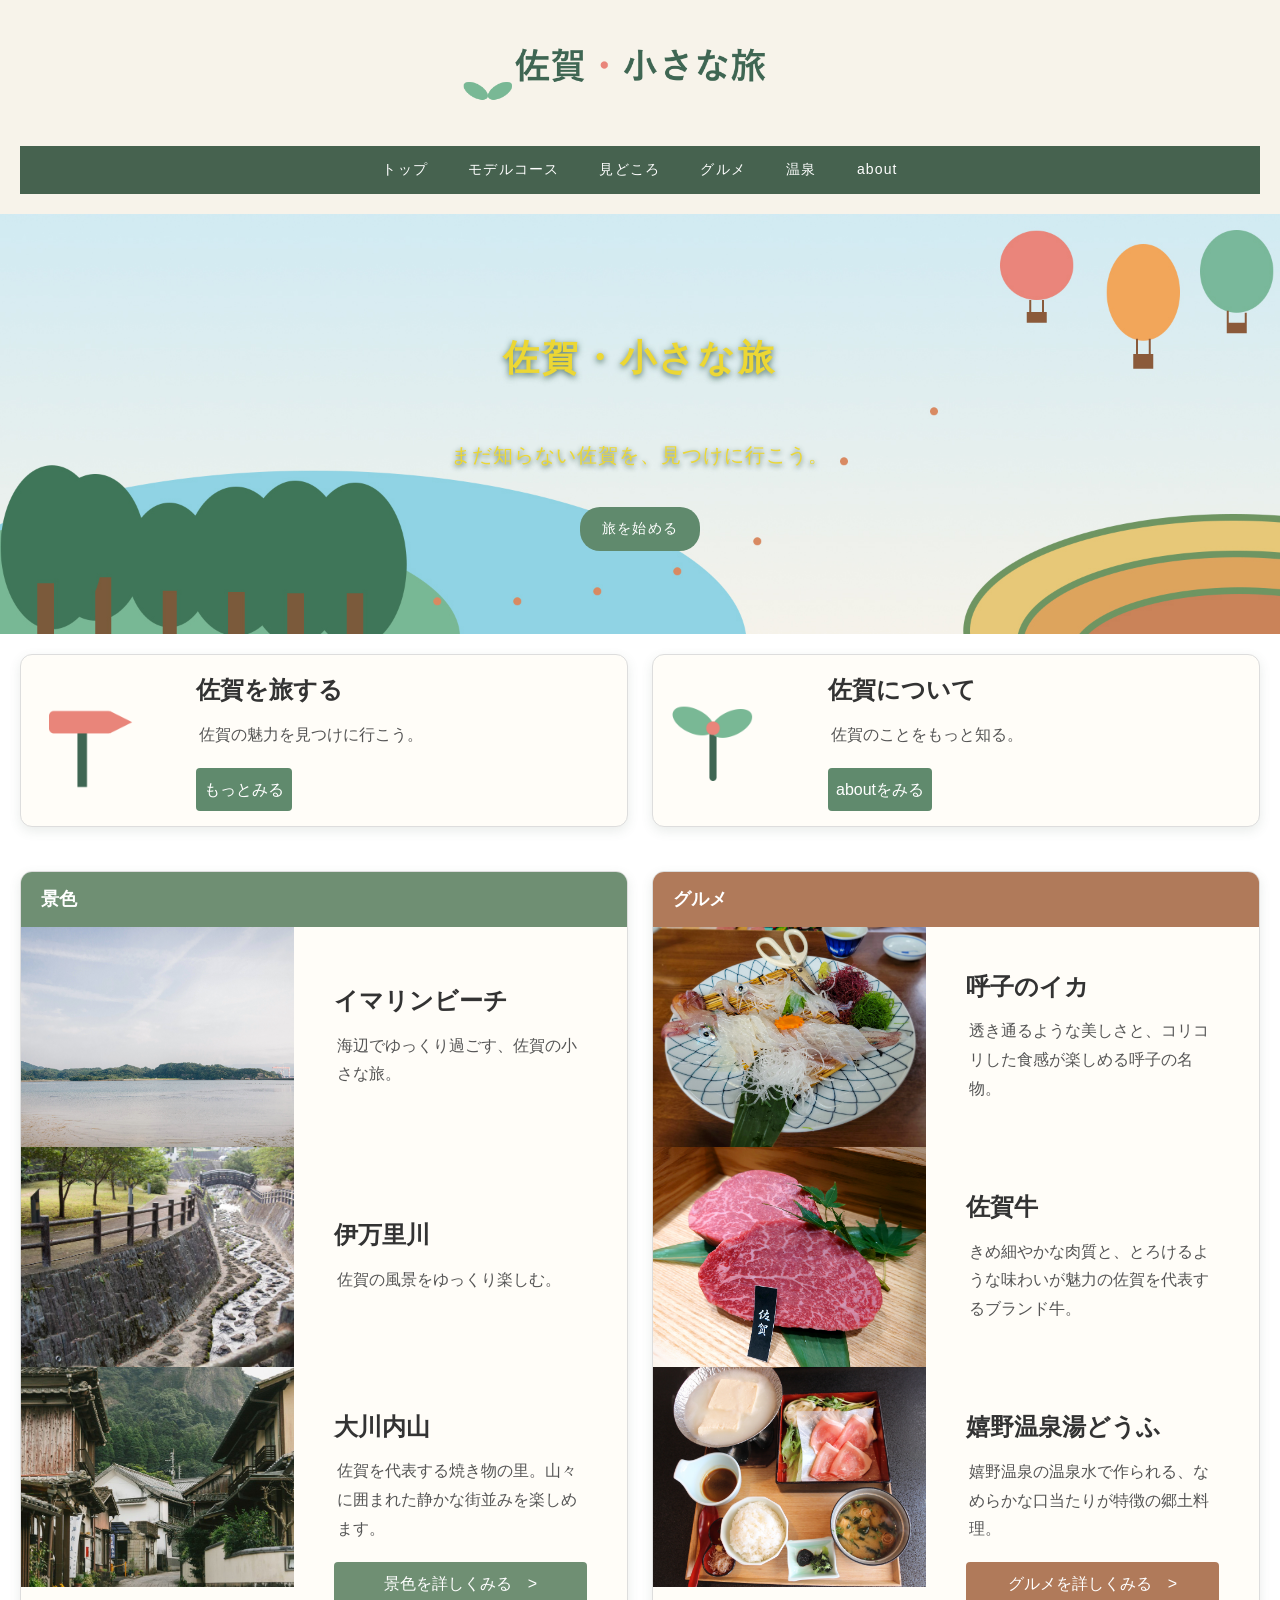
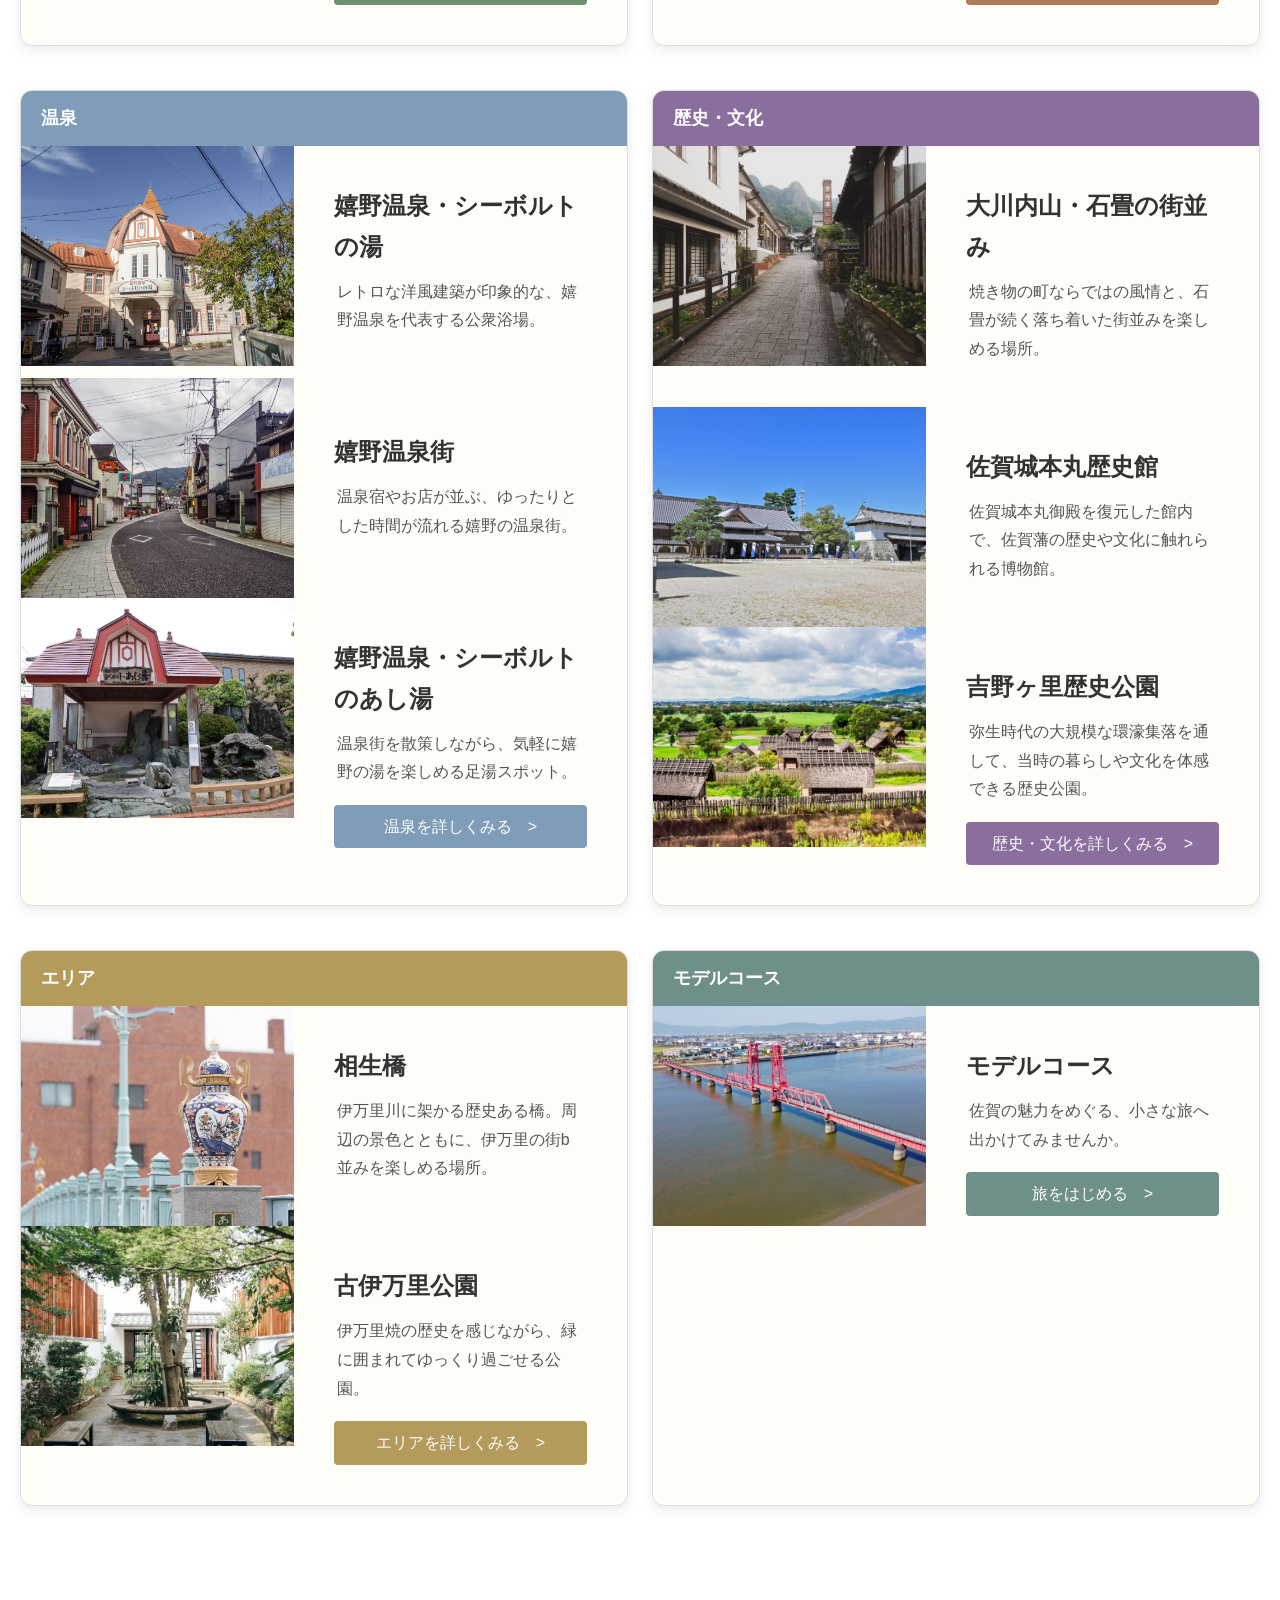
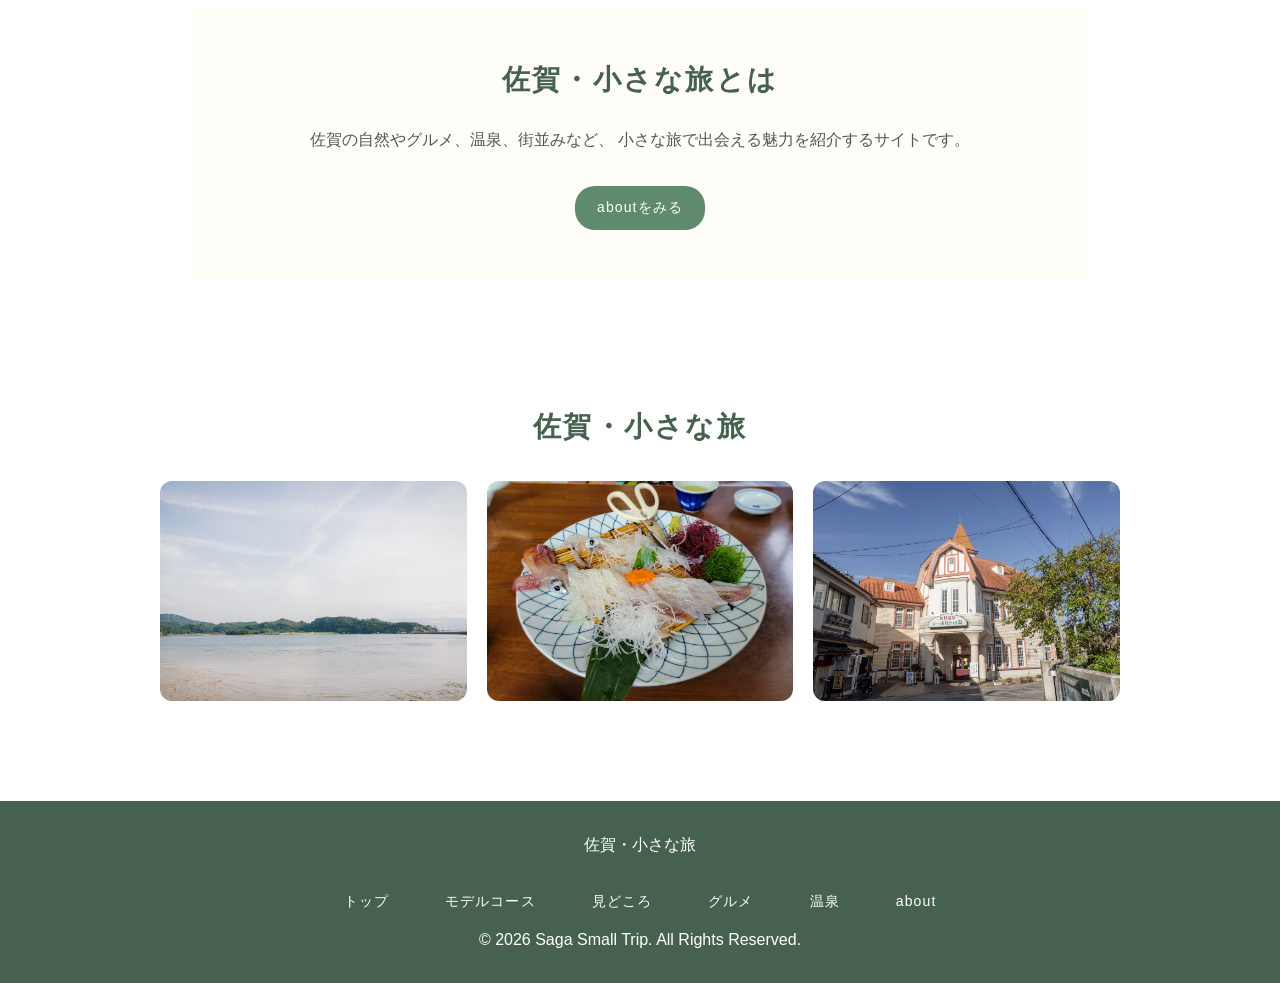
<file: index.html>
<!DOCTYPE html>
    <html lang="ja">
        
        <head>
            <meta charset="UTF-8">
            <meta name="viewport" content="width=device-width, initial-scale=1.0">
            <meta name="description" content="佐賀県の自然や風景、グルメ、温泉、歴史・文化などの魅力を紹介するポートフォリオサイトです。">
            <title>佐賀・小さな旅</title>
            <link rel="icon" type="image/png" sizes="512x512" href="images/favicon.PNG">
            <link rel="stylesheet" href="css/style.css">
            <meta property="og:title" content="佐賀・小さな旅">
            <meta property="og:description" content="佐賀の自然・文化・グルメ・温泉を紹介する観光Webサイト">
            <meta property="og:type" content="website">
            <meta property="og:image" content="images/saga-small-trip-ogp.JPG">
            <meta name="twitter:card" content="summary_large_image">
        </head>

        <body>

            <header class="site-header">
                <p class="site-title">
                    <a href="index.html">
                        <img src="images/saga-title-logo.PNG" alt="佐賀・小さな旅">
                    </a>
                </p>

                <button class="menu-toggle"
                        type="button"
                        aria-label="メニューを開く"
                        aria-controls="site-nav"
                        aria-expanded="false">
                    <span></span>
                    <span></span>
                    <span></span>
                </button>
                <nav class="site-nav" id="site-nav" aria-label="メインナビゲーション">
                    <a href="index.html" aria-current="page">トップ</a>
                    <a href="course.html">モデルコース</a>
                    <a href="spots.html">見どころ</a>
                    <a href="gourmet.html">グルメ</a>
                    <a href="onsen.html">温泉</a>
                    <a href="about.html">about</a>
                </nav>
            </header>

            <main>

                <section class="hero">
                    <h1>佐賀・小さな旅</h1>
                    <p>まだ知らない佐賀を、見つけに行こう。</p>
                    <a href="course.html">旅を始める</a>
                </section>

                <section class="tiles scroll-reveal">

                    <article class="tile tile-with-icon">
                        <img class="tile-icon" src="images/icon-course.PNG" alt="">
                        
                        <div>
                            <h2>佐賀を旅する</h2>
                            <p>佐賀の魅力を見つけに行こう。</p>
                            <a href="course.html">もっとみる</a>
                        </div>
                    </article>

                    <article class="tile tile-with-icon">
                        <img class="tile-icon" src="images/icon-about.PNG" alt="">

                        <div>
                            <h2>佐賀について</h2>
                            <p>佐賀のことをもっと知る。</p>
                            <a href="about.html">aboutをみる</a>
                        </div>
                    </article>

                    <article class="tile">
                        <div class="tile-category scenery">景色</div>

                            <div class="tile-item">
                                <img src="images/imarin-beach-edit.JPG" alt="イマリンビーチ">

                                <div class="tile-text">
                                    <h2>イマリンビーチ</h2>
                                    <p>海辺でゆっくり過ごす、佐賀の小さな旅。</p>
                                </div>
                            </div>
                            
                            <div class="tile-item">
                                <img src="images/imari-river.JPG" alt="伊万里川">
                                                        
                                <div class="tile-text">
                                    <h2>伊万里川</h2>
                                    <p>佐賀の風景をゆっくり楽しむ。</p>
                                </div>
                            </div>
                            
                            <div class="tile-item">
                                <img src="images/okawachiyama.JPG" alt="大川内山">
                            
                                <div class="tile-text">
                                    <h2>大川内山</h2>
                                    <p>佐賀を代表する焼き物の里。山々に囲まれた静かな街並みを楽しめます。</p>
                                    <a href="spots.html" class="more-button scenery">景色を詳しくみる　></a>
                                </div>
                            </div>
                    </article>

                    <article class="tile">
                        <div class="tile-category gourmet">グルメ</div>

                        <div class="tile-item">
                            <img src="images/yobuko-squid-edit.JPG" alt="呼子のイカ">
                            
                            <div class="tile-text">
                                <h2>呼子のイカ</h2>
                                <p>透き通るような美しさと、コリコリした食感が楽しめる呼子の名物。</p>
                            </div>
                        </div>
                        
                        <div class="tile-item">
                            <img src="images/saga-beef.JPG" alt="佐賀牛">
                        
                            <div class="tile-text">
                                <h2>佐賀牛</h2>
                                <p>きめ細やかな肉質と、とろけるような味わいが魅力の佐賀を代表するブランド牛。</p>
                        </div>
                        </div>

                        <div class="tile-item">
                            <img src="images/ureshino-onsen-yudofu.JPG" alt="嬉野温泉湯どうふ">
                        
                            <div class="tile-text">
                                <h2>嬉野温泉湯どうふ</h2>
                            <p>嬉野温泉の温泉水で作られる、なめらかな口当たりが特徴の郷土料理。</p>
                                <a href="gourmet.html" class="more-button gourmet">グルメを詳しくみる　></a>
                            </div>
                        </div>
                    </article>

                    <article class="tile">
                        <div class="tile-category onsen">温泉</div>

                        <div class="tile-item">
                            <img src="images/ureshino-siebold-bath-edit.JPG" alt="嬉野温泉・シーボルトの湯">

                            <div class="tile-text">
                                <h2>嬉野温泉・シーボルトの湯</h2>
                                <p>レトロな洋風建築が印象的な、嬉野温泉を代表する公衆浴場。</p>
                            </div>
                        </div>
                        
                        <div class="tile-item">
                            <img src="images/ureshino-onsen-street.JPG" alt="嬉野温泉街">

                            <div class="tile-text">
                                <h2>嬉野温泉街</h2>
                                <p>温泉宿やお店が並ぶ、ゆったりとした時間が流れる嬉野の温泉街。</p>
                            </div>
                        </div>

                        <div class="tile-item">
                            <img src="images/ureshino-siebold-footbath.JPG" alt="嬉野温泉・シーボルトのあし湯">

                            <div class="tile-text">
                                <h2>嬉野温泉・シーボルトのあし湯</h2>
                                <p>温泉街を散策しながら、気軽に嬉野の湯を楽しめる足湯スポット。</p>
                                <a href="onsen.html" class="more-button onsen">温泉を詳しくみる　></a>
                            </div>
                        </div>
                    </article>

                    <article class="tile">
                        <div class="tile-category history">歴史・文化</div>

                        <div class="tile-item">
                            <img src="images/okawachiyama-street.JPG" alt="大川内山・石畳の街並み">

                            <div class="tile-text">
                                <h2>大川内山・石畳の街並み</h2>
                                <p>焼き物の町ならではの風情と、石畳が続く落ち着いた街並みを楽しめる場所。</p>
                            </div>
                        </div>

                        <div class="tile-item">
                            <img src="images/saga-castle-honmaru-history-museum.JPG" alt="佐賀城本丸歴史館">

                            <div class="tile-text">
                                <h2>佐賀城本丸歴史館</h2>
                                <p>佐賀城本丸御殿を復元した館内で、佐賀藩の歴史や文化に触れられる博物館。</p>
                            </div>
                        </div>

                        <div class="tile-item">
                            <img src="images/yoshinogari-historical-park.JPG" alt="吉野ヶ里歴史公園">

                            <div class="tile-text">
                                <h2>吉野ヶ里歴史公園</h2>
                                <p>弥生時代の大規模な環濠集落を通して、当時の暮らしや文化を体感できる歴史公園。</p>
                                <a href="spots.html" class="more-button history">歴史・文化を詳しくみる　></a>
                            </div>
                        </div>
                    </article>

                    <article class="tile">
                        <div class="tile-category area">エリア</div>

                        <div class="tile-item">
                            <img src="images/aioi-bridge.JPG" alt="相生橋">

                            <div class="tile-text">
                                <h2>相生橋</h2>
                                <p>伊万里川に架かる歴史ある橋。周辺の景色とともに、伊万里の街b並みを楽しめる場所。</p>
                            </div>
                        </div>
                        
                        <div class="tile-item">
                            <img src="images/koimari-park.JPG" alt="古伊万里公園">

                            <div class="tile-text">
                                <h2>古伊万里公園</h2>
                                <p>伊万里焼の歴史を感じながら、緑に囲まれてゆっくり過ごせる公園。</p>
                                <a href="spots.html" class="more-button area">エリアを詳しくみる　></a>
                            </div>
                        </div>
                    </article>

                    <article class="tile">
                        <div class="tile-category course">モデルコース</div>

                        <div class="tile-item">
                            <img src="images/chikugo-river-lift-bridge.JPG" alt="モデルコース">

                            <div class="tile-text">
                                <h2>モデルコース</h2>
                                <p>佐賀の魅力をめぐる、小さな旅へ出かけてみませんか。</p>
                                <a href="course.html" class="more-button course">旅をはじめる　></a>
                            </div>
                        </div>
                    </article>
                </section>

                <section class="about">
                    <h2>佐賀・小さな旅とは</h2>
                    <p>佐賀の自然やグルメ、温泉、街並みなど、
                        小さな旅で出会える魅力を紹介するサイトです。
                    </p>
                    <a href="about.html">aboutをみる</a>
                </section>

                <section class="sns">
                    <h2>佐賀・小さな旅</h2>
                    <div class="sns-images">
                        <img src="images/imarin-beach-edit.JPG" alt="イマリンビーチ">
                        <img src="images/yobuko-squid-edit.JPG" alt="呼子のイカ">
                        <img src="images/ureshino-siebold-bath-edit.JPG" alt="嬉野温泉・シーボルトの湯">
                    </div>
                </section>

            </main>
            
            <footer>
                <p class="footer-logo">佐賀・小さな旅</p>

                <nav class="footer-nav" aria-label="フッターナビゲーション">
                    <a href="index.html" aria-current="page">トップ</a>
                    <a href="course.html">モデルコース</a>
                    <a href="spots.html">見どころ</a>
                    <a href="gourmet.html">グルメ</a>
                    <a href="onsen.html">温泉</a>
                    <a href="about.html">about</a>
                </nav>

                <p class="copyright">
                    &copy; 2026 Saga Small Trip. All Rights Reserved.
                </p>
            </footer>

            <button class="back-to-top"
                    type="button"
                    aria-label="ページ上部へ戻る">
                <span aria-hidden="true">↑</span>
            </button>
            <script src="js/script.js"></script>
        </body>
    </html>
</file>
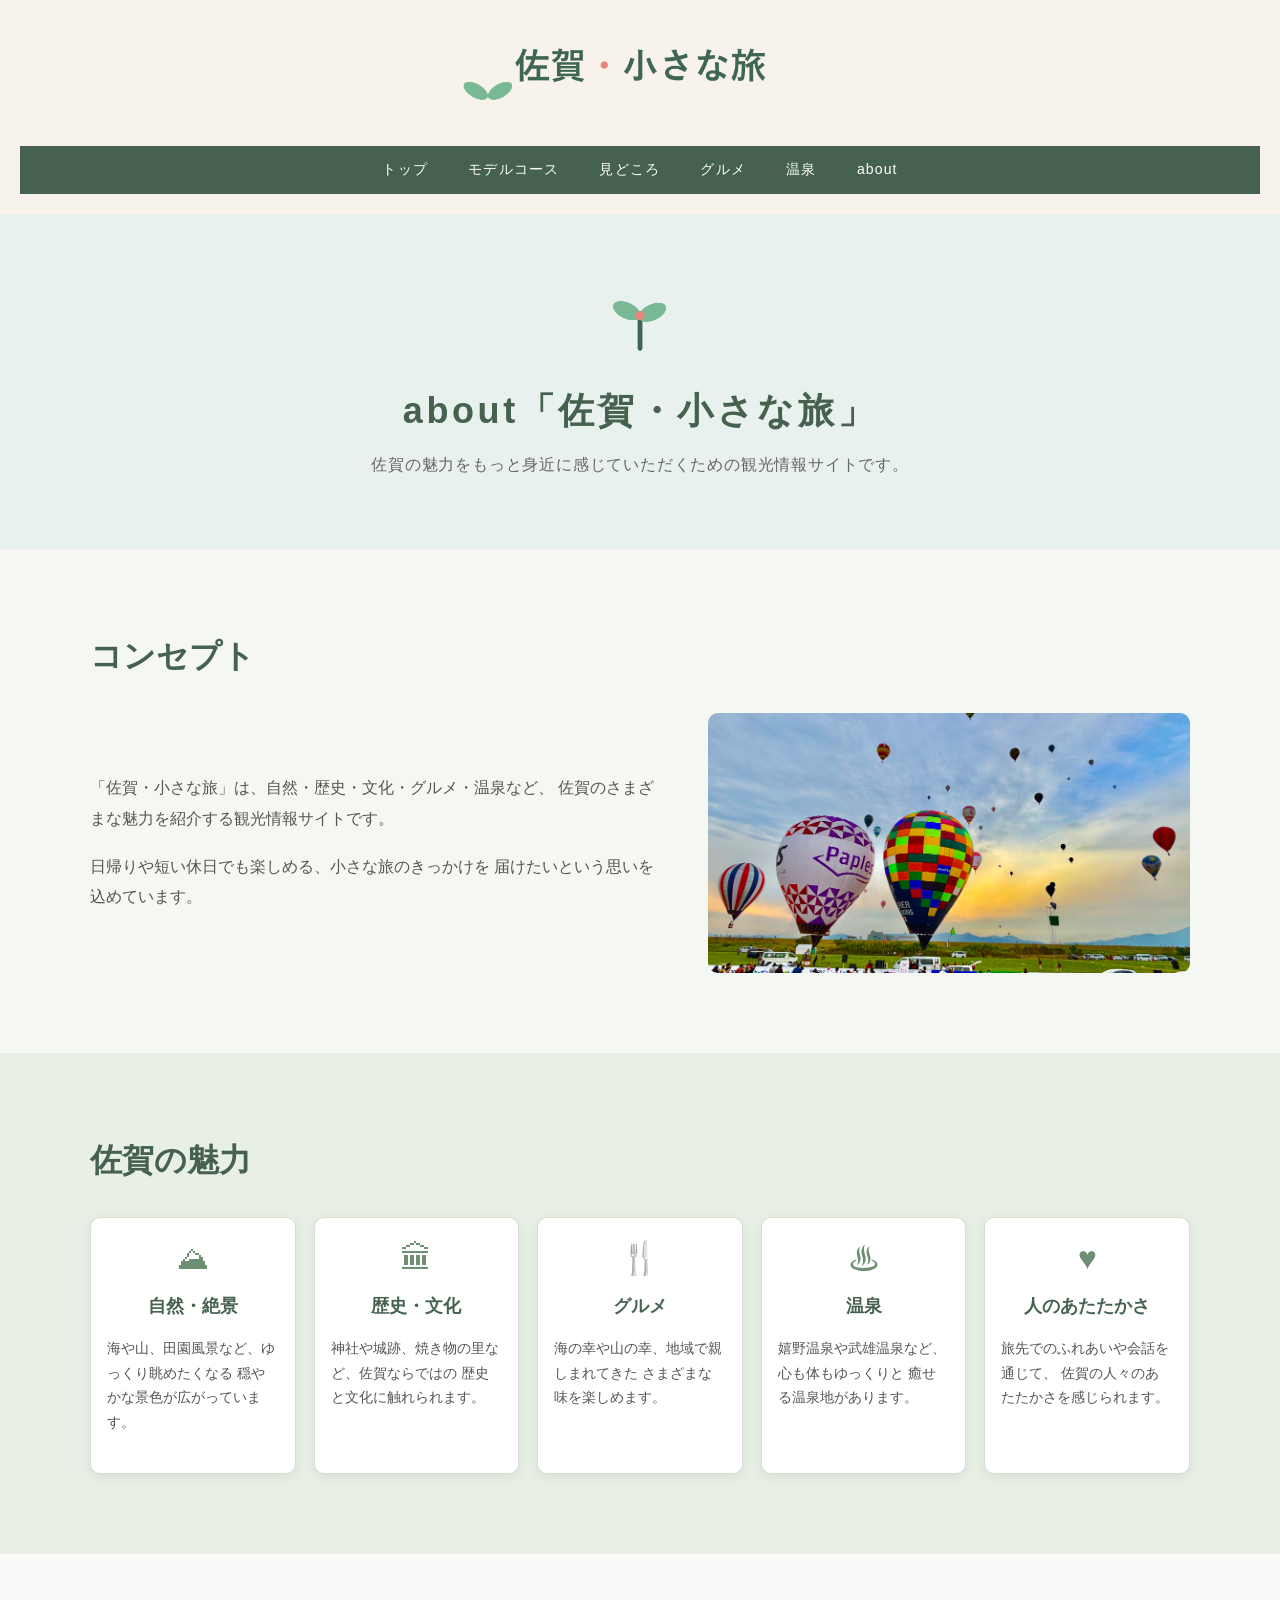
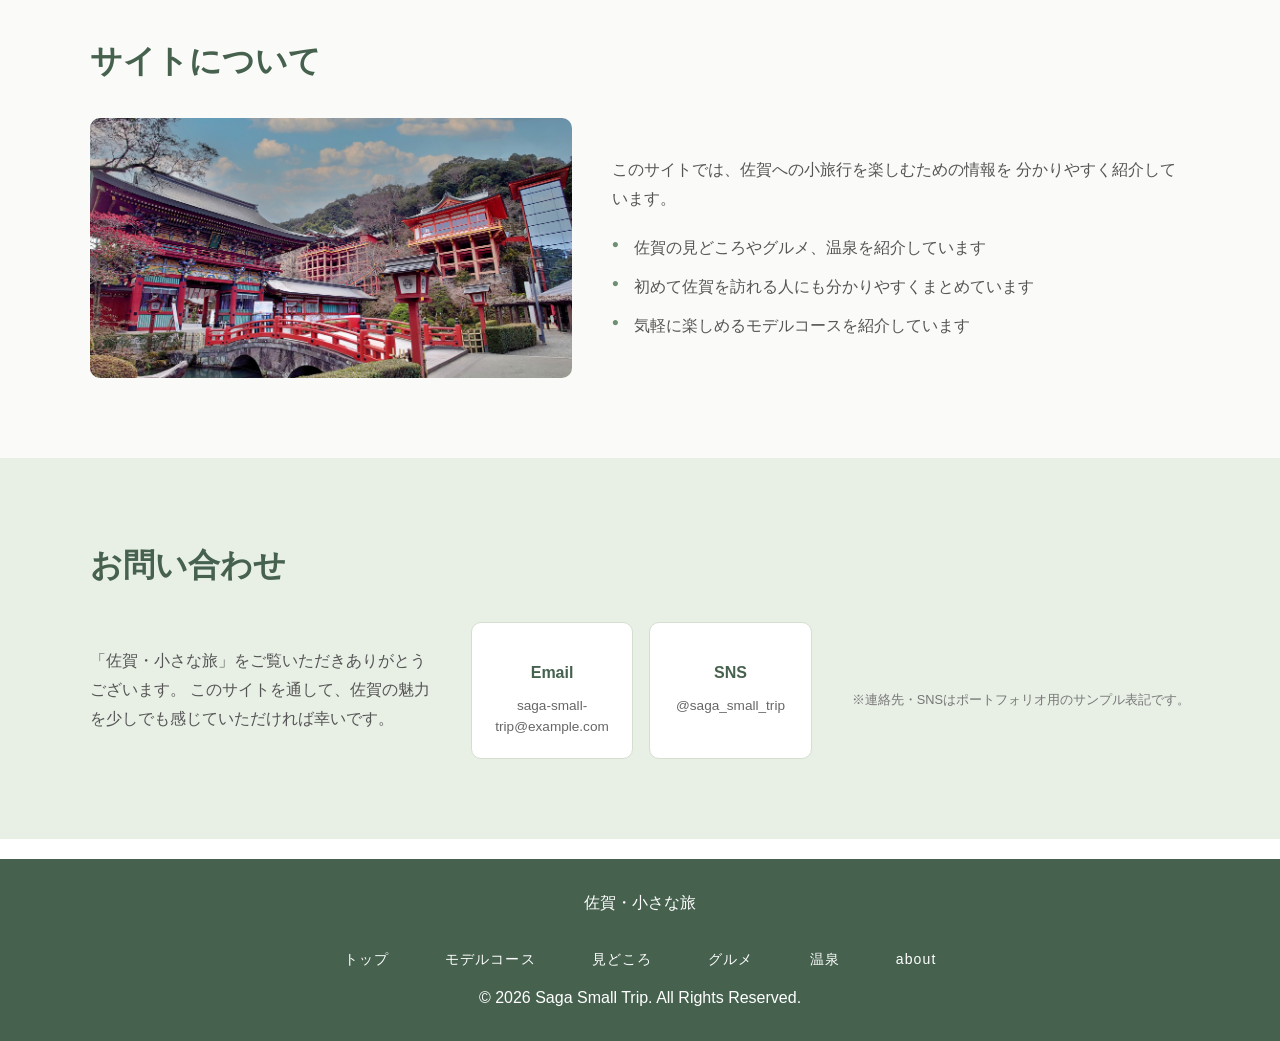
<file: about.html>
<!DOCTYPE html>
    <html lang="ja">

        <head>
            <meta charset="UTF-8">
            <meta name="viewport" content="width=device-width, initial-scale=1.0">
            <meta name="description" content="観光ポートフォリオサイト「佐賀・小さな旅」のコンセプト、佐賀の魅力、サイトの制作目的を紹介します。">
            <title>about | 佐賀・小さな旅</title>
            <link rel="stylesheet" href="css/style.css">
            <link rel="stylesheet" href="css/about.css">
            <link rel="icon" type="image/png" sizes="512x512" href="images/favicon.PNG">
            <meta property="og:title" content="佐賀・小さな旅">
            <meta property="og:description" content="佐賀の自然・文化・グルメ・温泉を紹介する観光Webサイト">
            <meta property="og:type" content="website">
            <meta property="og:image" content="images/saga-small-trip-ogp.JPG">
            <meta name="twitter:card" content="summary_large_image">
        </head>

        <body>

            <header class="site-header">
                <p class="site-title">
                    <a href="index.html">
                        <img src="images/saga-title-logo.PNG" alt="佐賀・小さな旅">
                    </a>
                </p>

                <button class="menu-toggle"
                        type="button"
                        aria-label="メニューを開く"
                        aria-controls="site-nav"
                        aria-expanded="false">
                    <span></span>
                    <span></span>
                    <span></span>
                </button>
                <nav class="site-nav" id="site-nav" aria-label="メインナビゲーション">
                    <a href="index.html">トップ</a>
                    <a href="course.html">モデルコース</a>
                    <a href="spots.html">見どころ</a>
                    <a href="gourmet.html">グルメ</a>
                    <a href="onsen.html">温泉</a>
                    <a href="about.html" aria-current="page">about</a>
                </nav>
            </header>

            <main>
                
                <section class="page-hero about-hero">
                    <div class="page-hero-text about-hero-text">
                        <img class="page-icon" src="images/icon-about.PNG" alt="">

                        <h1>about「佐賀・小さな旅」</h1>

                        <p>
                            佐賀の魅力をもっと身近に感じていただくための観光情報サイトです。
                        </p>
                    </div>
                </section>

                <section class="page-section about-concept scroll-reveal">
                    <h2>コンセプト</h2>

                    <div class="about-concept-content">
                        <div class="about-concept-text">
                            <p>
                                「佐賀・小さな旅」は、自然・歴史・文化・グルメ・温泉など、
                                佐賀のさまざまな魅力を紹介する観光情報サイトです。
                            </p>

                            <p>
                                日帰りや短い休日でも楽しめる、小さな旅のきっかけを
                                届けたいという思いを込めています。
                            </p>
                        </div>

                        <div class="about-concept-image">
                            <img src="images/saga-balloon.JPG" alt="佐賀の風景">
                        </div>
                    </div>
                </section>

                <section class="page-section about-features scroll-reveal">
                    <h2>佐賀の魅力</h2>

                    <div class="about-feature-list">
                        <article class="about-feature-card">
                            <div class="about-feature-icon" aria-hidden="true">
                                &#9968;
                            </div>

                            <h3>自然・絶景</h3>

                            <p>
                                海や山、田園風景など、ゆっくり眺めたくなる
                                穏やかな景色が広がっています。
                            </p>
                        </article>

                        <article class="about-feature-card">
                            <div class="about-feature-icon" aria-hidden="true">
                                &#127963;
                            </div>

                            <h3>歴史・文化</h3>

                            <p>
                                神社や城跡、焼き物の里など、佐賀ならではの
                                歴史と文化に触れられます。
                            </p>
                        </article>

                        <article class="about-feature-card">
                            <div class="about-feature-icon" aria-hidden="true">
                                &#127860;
                            </div>

                            <h3>グルメ</h3>

                            <p>
                                海の幸や山の幸、地域で親しまれてきた
                                さまざまな味を楽しめます。
                            </p>
                        </article>

                        <article class="about-feature-card">
                            <div class="about-feature-icon" aria-hidden="true">
                                &#9832;
                            </div>

                            <h3>温泉</h3>

                            <p>
                                嬉野温泉や武雄温泉など、心も体もゆっくりと
                                癒せる温泉地があります。
                            </p>
                        </article>

                        <article class="about-feature-card">
                            <div class="about-feature-icon" aria-hidden="true">
                                &#9829;
                            </div>

                            <h3>人のあたたかさ</h3>

                            <p>
                                旅先でのふれあいや会話を通じて、
                                佐賀の人々のあたたかさを感じられます。
                            </p>
                        </article>
                    </div>
                </section>

                <section class="page-section about-site scroll-reveal">
                    <h2>サイトについて</h2>

                    <div class="about-site-content">
                        <div class="about-site-image">
                            <img src="images/yutoku-inari-shrine.JPG" alt="佐賀の観光風景">
                        </div>

                        <div class="about-site-text">
                            <p>
                                このサイトでは、佐賀への小旅行を楽しむための情報を
                                分かりやすく紹介しています。
                            </p>

                            <ul class="about-site-list">
                                <li>佐賀の見どころやグルメ、温泉を紹介しています</li>
                                <li>初めて佐賀を訪れる人にも分かりやすくまとめています</li>
                                <li>気軽に楽しめるモデルコースを紹介しています</li>
                            </ul>
                        </div>
                    </div>
                </section>

                <section class="page-section about-contact scroll-reveal">
                    <h2>お問い合わせ</h2>

                    <div class="about-contact-content">
                        <div class="about-contact-text">
                            <p>
                                「佐賀・小さな旅」をご覧いただきありがとうございます。
                                このサイトを通して、佐賀の魅力を少しでも感じていただければ幸いです。
                            </p>
                        </div>

                        <div class="about-contact-info">
                            <div class="about-contact-item">
                                <h3>Email</h3>
                                <p>saga-small-trip@example.com</p>
                            </div>

                            <div class="about-contact-item">
                                <h3>SNS</h3>
                                <p>@saga_small_trip</p>
                            </div>
                        </div>

                        <p class="about-contact-note">
                            ※連絡先・SNSはポートフォリオ用のサンプル表記です。
                        </p>
                    </div>
                </section>
            </main>

            <footer>
                <p class="footer-logo">佐賀・小さな旅</p>

                <nav class="footer-nav" aria-label="フッターナビゲーション">
                    <a href="index.html">トップ</a>
                    <a href="course.html">モデルコース</a>
                    <a href="spots.html">見どころ</a>
                    <a href="gourmet.html">グルメ</a>
                    <a href="onsen.html">温泉</a>
                    <a href="about.html" aria-current="page">about</a>
                </nav>

                <p class="copyright">
                    &copy; 2026 Saga Small Trip. All Rights Reserved.
                </p>
            </footer>

            <button class="back-to-top"
                    type="button"
                    aria-label="ページ上部へ戻る">
                <span aria-hidden="true">↑</span>
            </button>
            <script src="js/script.js"></script>
        </body>
    </html>
</file>
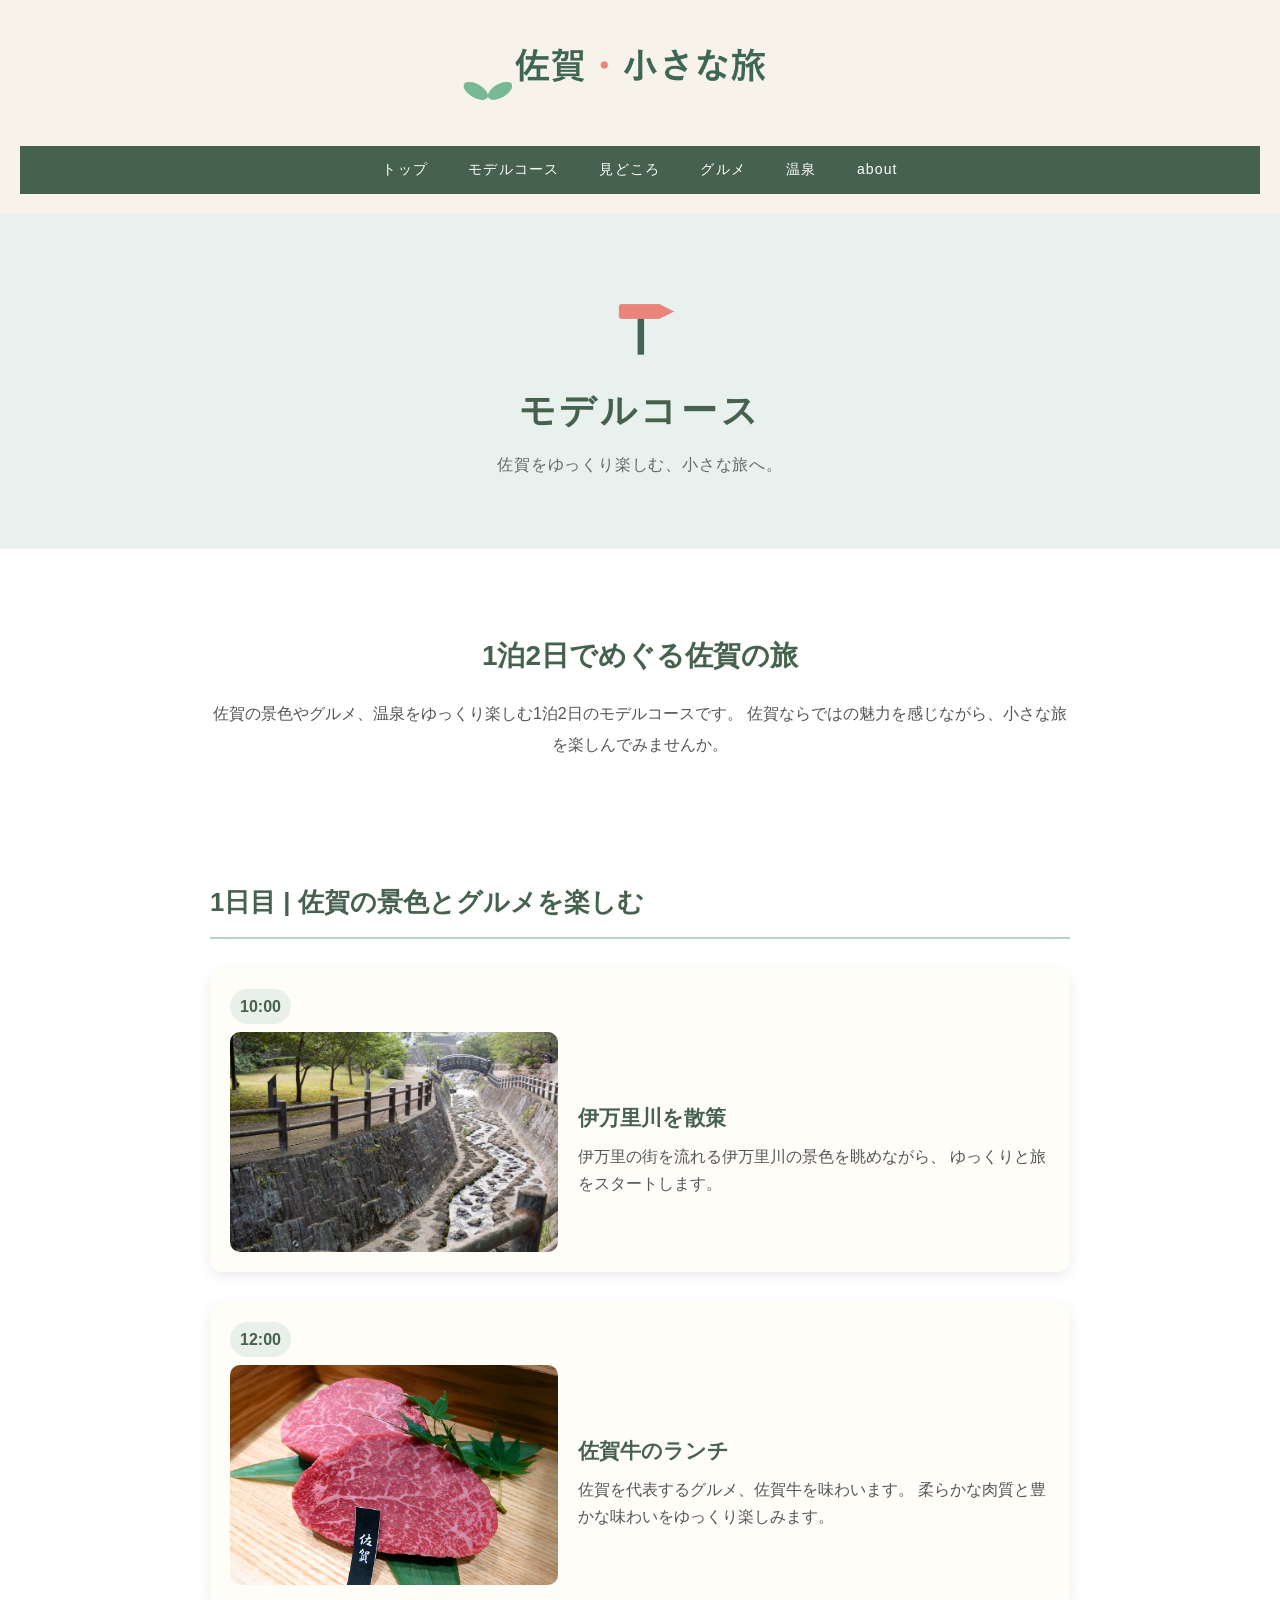
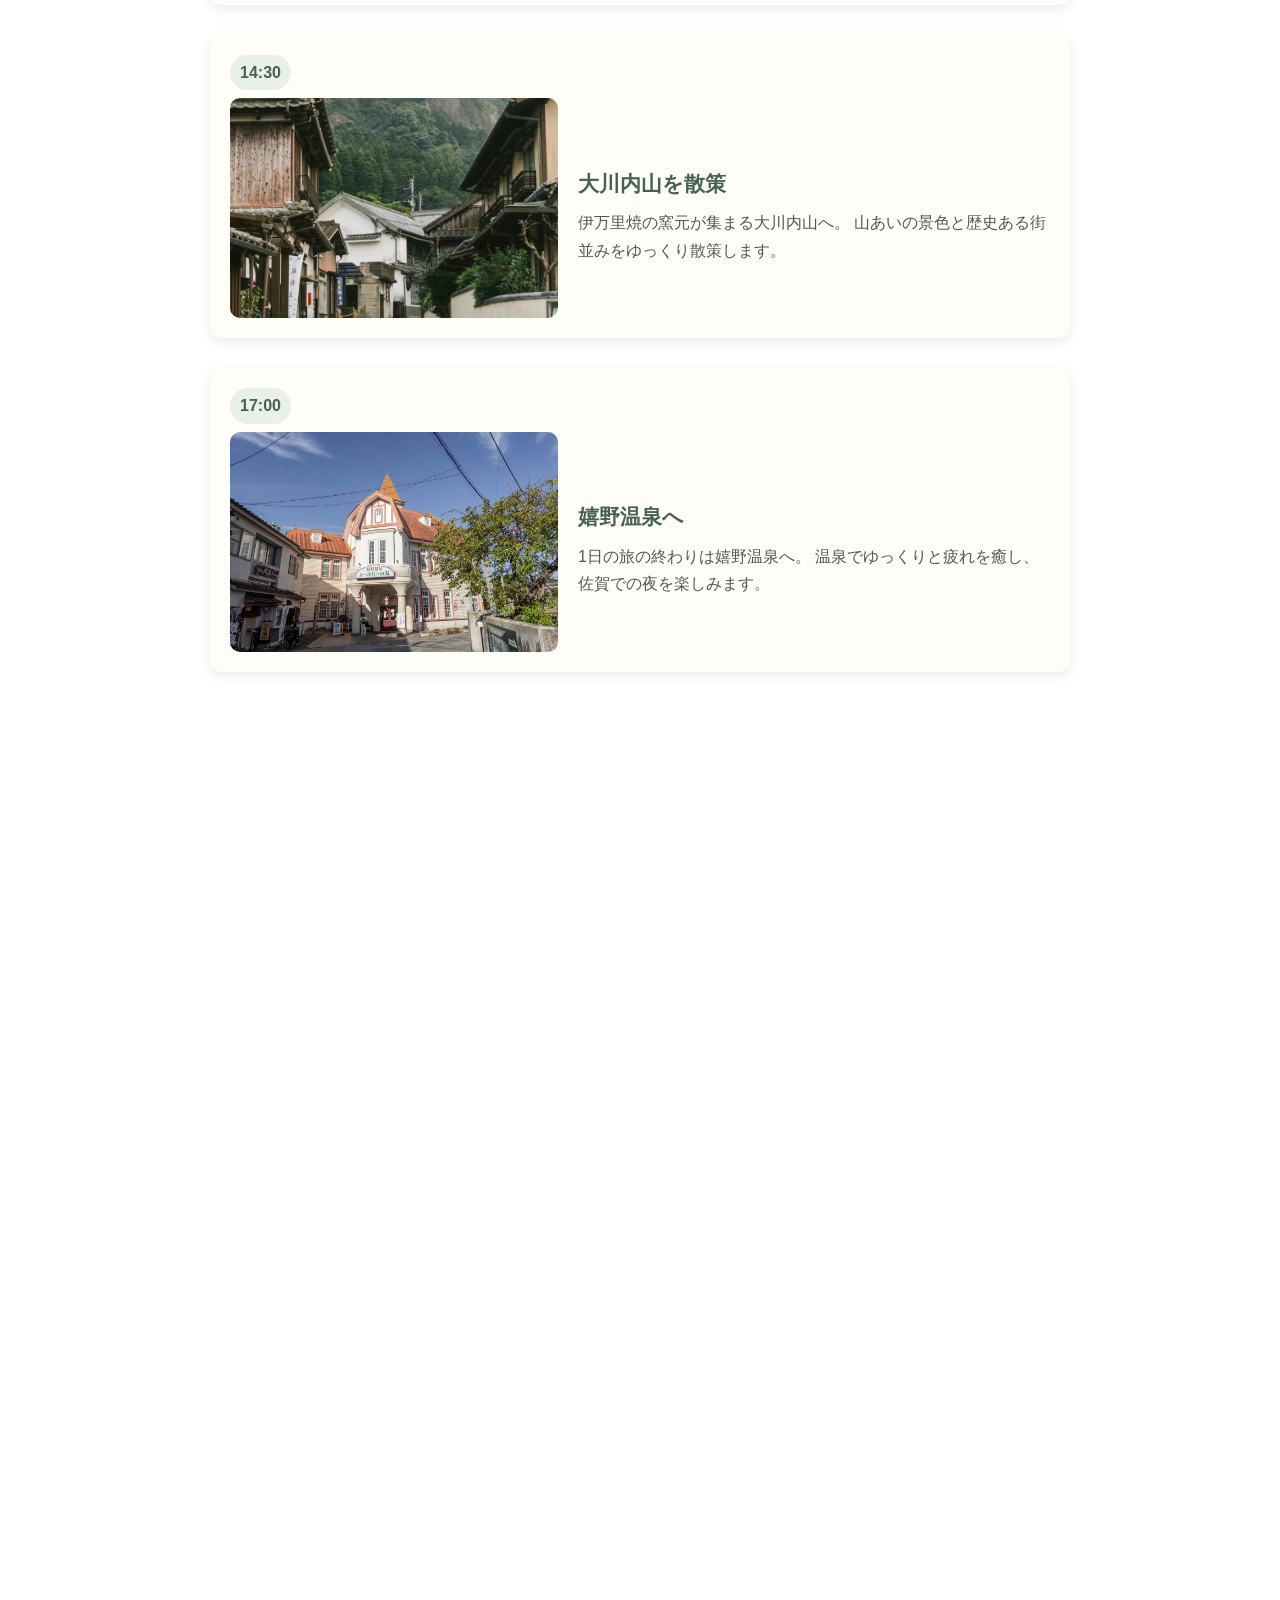
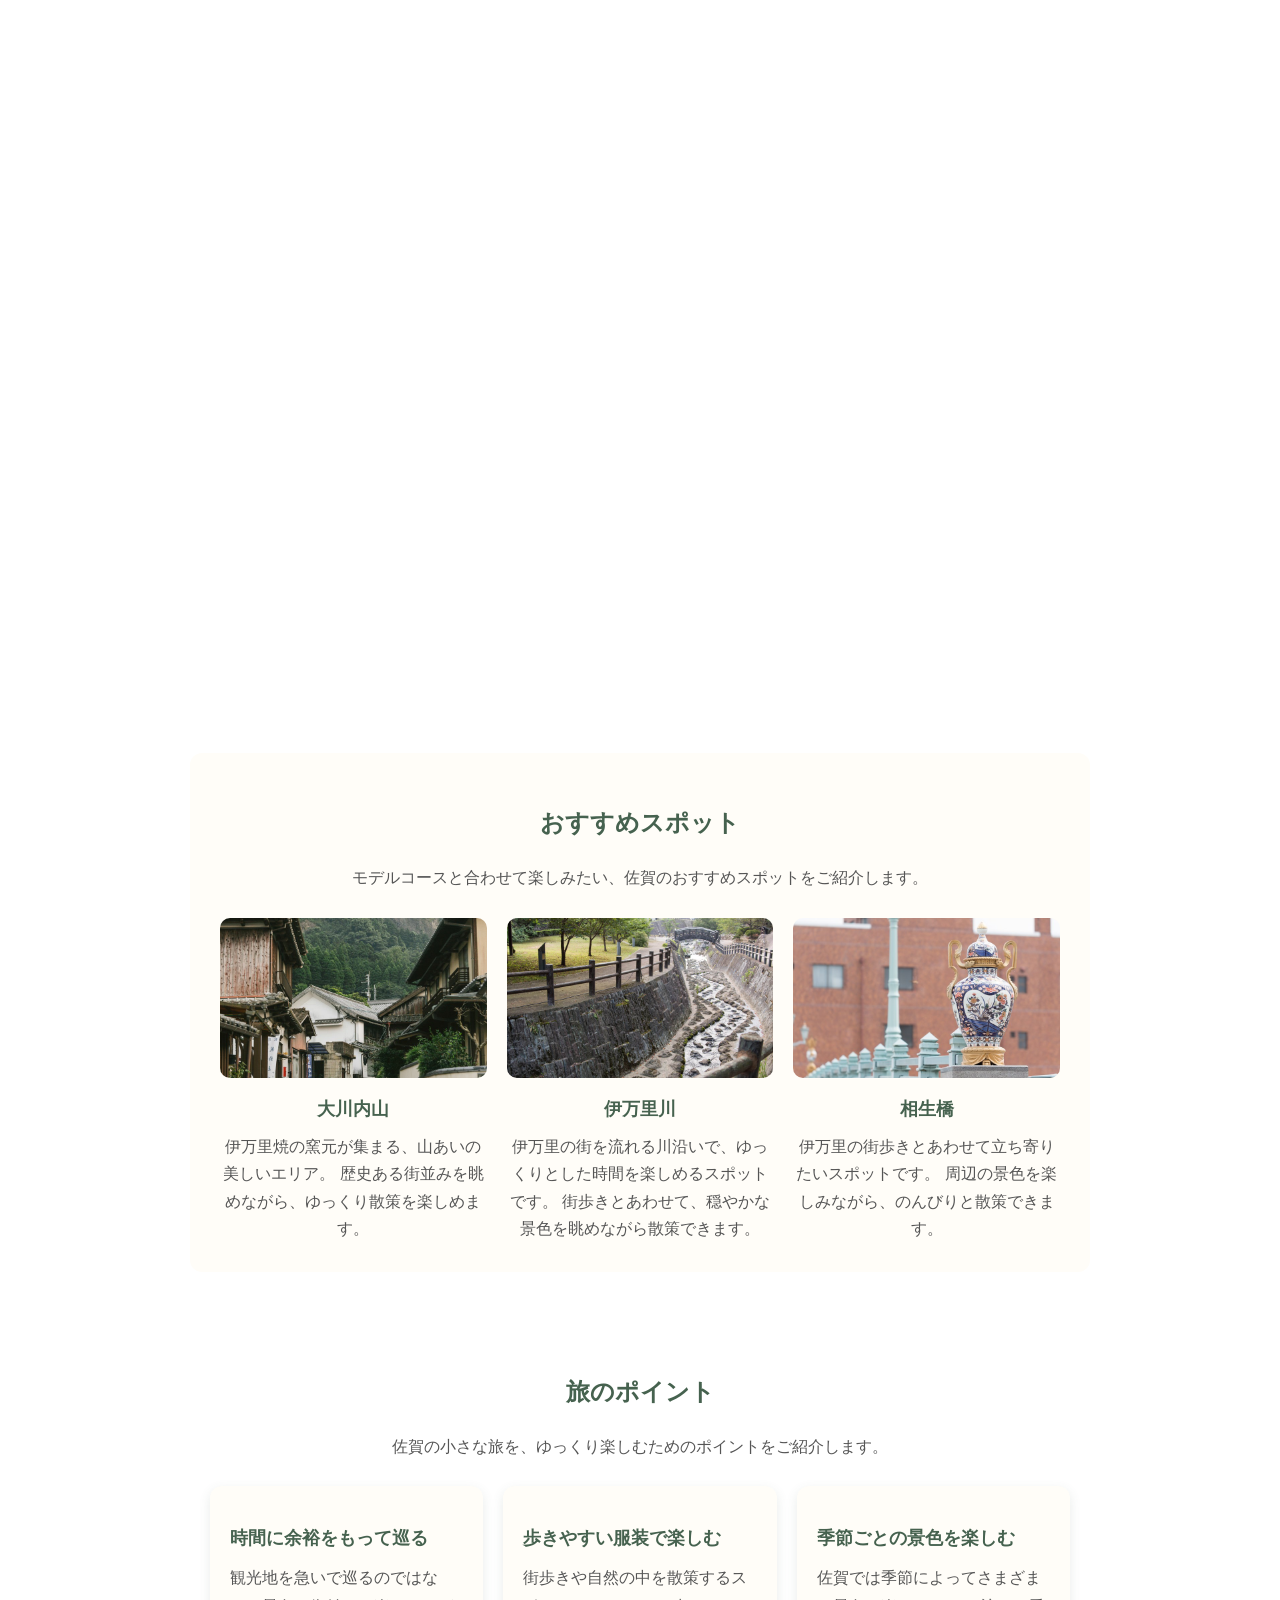
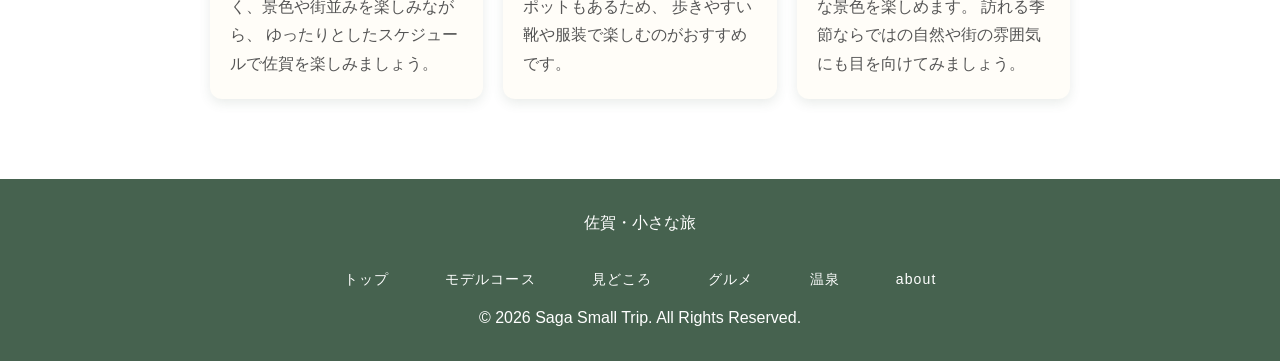
<file: course.html>
<!DOCTYPE html>
    <html lang="ja">

        <head>
            <meta charset="UTF-8">
            <meta name="viewport" content="width=device-width, initial-scale=1.0">
            <meta name="description" content="伊万里川、大川内山、嬉野温泉、佐賀牛などを1泊2日で巡る、佐賀のモデルコースを紹介します。">
            <title>モデルコース | 佐賀・小さな旅</title>
            <link rel="stylesheet" href="css/style.css">
            <link rel="stylesheet" href="css/course.css">
            <link rel="icon" type="image/png" sizes="512x512" href="images/favicon.PNG">
            <meta property="og:title" content="佐賀・小さな旅">
            <meta property="og:description" content="佐賀の自然・文化・グルメ・温泉を紹介する観光Webサイト">
            <meta property="og:type" content="website">
            <meta property="og:image" content="images/saga-small-trip-ogp.JPG">
            <meta name="twitter:card" content="summary_large_image">
        </head>

        <body>

            <header class="site-header">
                <p class="site-title">
                    <a href="index.html">
                        <img src="images/saga-title-logo.PNG" alt="佐賀・小さな旅">
                    </a>
                </p>

                <button class="menu-toggle"
                        type="button"
                        aria-label="メニューを開く"
                        aria-controls="site-nav"
                        aria-expanded="false">
                    <span></span>
                    <span></span>
                    <span></span>
                </button>
                <nav class="site-nav" id="site-nav" aria-label="メインナビゲーション">
                    <a href="index.html">トップ</a>
                    <a href="course.html" aria-current="page">モデルコース</a>
                    <a href="spots.html">見どころ</a>
                    <a href="gourmet.html">グルメ</a>
                    <a href="onsen.html">温泉</a>
                    <a href="about.html">about</a>
                </nav>
            </header>

            <main>

                <section class="page-hero course-hero">
                    <div class="page-hero-text course-hero-text">
                        <img class="page-icon" src="images/icon-course.PNG" alt="">

                        <h1>モデルコース</h1>
                        <p>佐賀をゆっくり楽しむ、小さな旅へ。</p>
                    </div>
                </section>

                <section class="page-section course-intro scroll-reveal">
                    <h2>1泊2日でめぐる佐賀の旅</h2>
                    <p>
                        佐賀の景色やグルメ、温泉をゆっくり楽しむ1泊2日のモデルコースです。
                        佐賀ならではの魅力を感じながら、小さな旅を楽しんでみませんか。
                    </p>
                </section>

                <section class="page-section course-day scroll-reveal">
                    <h2>1日目 | 佐賀の景色とグルメを楽しむ</h2>

                    <article class="course-spot">
                        <p class="course-time">10:00</p>

                        <div class="course-spot-content">
                            <img src="images/imari-river.JPG" alt="伊万里川">

                            <div class="course-spot-text">
                                <h3>伊万里川を散策</h3>
                                <p>
                                    伊万里の街を流れる伊万里川の景色を眺めながら、
                                    ゆっくりと旅をスタートします。
                                </p>
                            </div>
                        </div>
                    </article>
                    
                    <article class="course-spot">
                        <p class="course-time">12:00</p>

                        <div class="course-spot-content">
                            <img src="images/saga-beef.JPG" alt="佐賀牛">

                            <div class="course-spot-text">
                                <h3>佐賀牛のランチ</h3>
                                <p>
                                    佐賀を代表するグルメ、佐賀牛を味わいます。
                                    柔らかな肉質と豊かな味わいをゆっくり楽しみます。
                                </p>
                            </div>
                        </div>
                    </article>

                    <article class="course-spot">
                        <p class="course-time">14:30</p>

                        <div class="course-spot-content">
                            <img src="images/okawachiyama.JPG" alt="大川内山">

                            <div class="course-spot-text">
                                <h3>大川内山を散策</h3>
                                <p>
                                    伊万里焼の窯元が集まる大川内山へ。
                                    山あいの景色と歴史ある街並みをゆっくり散策します。
                                </p>
                            </div>
                        </div>
                    </article>

                    <article class="course-spot">
                        <p class="course-time">17:00</p>

                        <div class="course-spot-content">
                            <img src="images/ureshino-siebold-bath-edit.JPG" alt="嬉野温泉">

                            <div class="course-spot-text">
                                <h3>嬉野温泉へ</h3>
                                <p>
                                    1日の旅の終わりは嬉野温泉へ。
                                    温泉でゆっくりと疲れを癒し、佐賀での夜を楽しみます。
                                </p>
                            </div>
                        </div>
                    </article>
                </section>

                <section class="page-section course-day scroll-reveal">
                    <h2>2日目 | 温泉と佐賀の魅力をめぐる</h2>
                    <article class="course-spot">
                        <p class="course-time">9:00</p>

                        <div class="course-spot-content">
                            <img src="images/ureshino-onsen-aerial.JPG" alt="嬉野温泉">

                            <div class="course-spot-text">
                                <h3>嬉野温泉の朝を楽しむ</h3>
                                <p>
                                    温泉で迎える朝は、ゆったりとした時間を楽しみます。
                                    温泉街の穏やかな雰囲気を感じながら、2日目の旅を始めます。
                                </p>
                            </div>
                        </div>
                    </article>
                    
                    <article class="course-spot">
                        <p class="course-time">10:30</p>

                        <div class="course-spot-content">
                            <img src="images/ureshino-onsen-yudofu.JPG" alt="嬉野温泉湯どうふ">

                            <div class="course-spot-text">
                                <h3>嬉野温泉湯どうふを味わう</h3>
                                <p>
                                    嬉野を代表する名物、温泉湯どうふを味わいます。
                                    とろりとした食感とやさしい味わいを楽しみます。
                                </p>
                            </div>
                        </div>
                    </article>

                    <article class="course-spot">
                        <p class="course-time">13:00</p>

                        <div class="course-spot-content">
                            <img src="images/takeo-onsen-station.JPG" alt="武雄の街">

                            <div class="course-spot-text">
                                <h3>武雄の街を散策</h3>
                                <p>
                                    嬉野から武雄へ移動し、街をゆっくり散策します。
                                    佐賀の歴史や文化を感じながら、のんびりとした時間を楽しみます。
                                </p>
                            </div>
                        </div>
                    </article>

                    <article class="course-spot">
                        <p class="course-time">15:30</p>

                        <div class="course-spot-content">
                            <img src="images/hamanoura-terraced-rice-fields-sunset.JPG" alt="旅の締めくくり">

                            <div class="course-spot-text">
                                <h3>旅の締めくくり</h3>
                                <p>
                                    佐賀の景色や文化を楽しみながら、1泊2日の小さな旅を締めくくります。
                                    思い出を振り返りながら、ゆっくりと帰路につきます。
                                </p>
                            </div>
                        </div>
                    </article>
                </section>

                <section class="page-section course-recommend scroll-reveal">
                    <h2>おすすめスポット</h2>
                    <p>
                        モデルコースと合わせて楽しみたい、佐賀のおすすめスポットをご紹介します。
                    </p>

                    <div class="recommend-list">
                        <article class="recommend-card">
                            <img src="images/okawachiyama.JPG" alt="大川内山">

                            <h3>大川内山</h3>
                            <p>
                                伊万里焼の窯元が集まる、山あいの美しいエリア。
                                歴史ある街並みを眺めながら、ゆっくり散策を楽しめます。
                            </p>
                        </article>
                        
                        <article class="recommend-card">
                            <img src="images/imari-river.JPG" alt="伊万里川">

                            <h3>伊万里川</h3>
                            <p>
                                伊万里の街を流れる川沿いで、ゆっくりとした時間を楽しめるスポットです。
                                街歩きとあわせて、穏やかな景色を眺めながら散策できます。
                            </p>
                        </article>

                        <article class="recommend-card">
                            <img src="images/aioi-bridge.JPG" alt="相生橋">

                            <h3>相生橋</h3>
                            <p>
                                伊万里の街歩きとあわせて立ち寄りたいスポットです。
                                周辺の景色を楽しみながら、のんびりと散策できます。
                            </p>
                        </article>
                    </div>
                </section>

                <section class="page-section course-points scroll-reveal">
                    <h2>旅のポイント</h2>
                    <p>
                        佐賀の小さな旅を、ゆっくり楽しむためのポイントをご紹介します。
                    </p>

                    <div class="point-list">

                        <article class="point-card">
                            <h3>時間に余裕をもって巡る</h3>
                            <p>
                                観光地を急いで巡るのではなく、景色や街並みを楽しみながら、
                                ゆったりとしたスケジュールで佐賀を楽しみましょう。
                            </p>
                        </article>

                        <article class="point-card">
                            <h3>歩きやすい服装で楽しむ</h3>
                            <p>
                                街歩きや自然の中を散策するスポットもあるため、
                                歩きやすい靴や服装で楽しむのがおすすめです。
                            </p>
                        </article>

                        <article class="point-card">
                            <h3>季節ごとの景色を楽しむ</h3>
                            <p>
                                佐賀では季節によってさまざまな景色を楽しめます。
                                訪れる季節ならではの自然や街の雰囲気にも目を向けてみましょう。
                            </p>
                        </article>
                    </div>
                </section>
            </main>

            <footer>
                <p class="footer-logo">佐賀・小さな旅</p>

                <nav class="footer-nav" aria-label="フッターナビゲーション">
                    <a href="index.html">トップ</a>
                    <a href="course.html" aria-current="page">モデルコース</a>
                    <a href="spots.html">見どころ</a>
                    <a href="gourmet.html">グルメ</a>
                    <a href="onsen.html">温泉</a>
                    <a href="about.html">about</a>
                </nav>

                <p class="copyright">
                    &copy; 2026 Saga Small Trip. All Rights Reserved.
                </p>
            </footer>

            <button class="back-to-top"
                    type="button"
                    aria-label="ページ上部へ戻る">
                <span aria-hidden="true">↑</span>
            </button>
            <script src="js/script.js"></script>
        </body>
    </html>
</file>
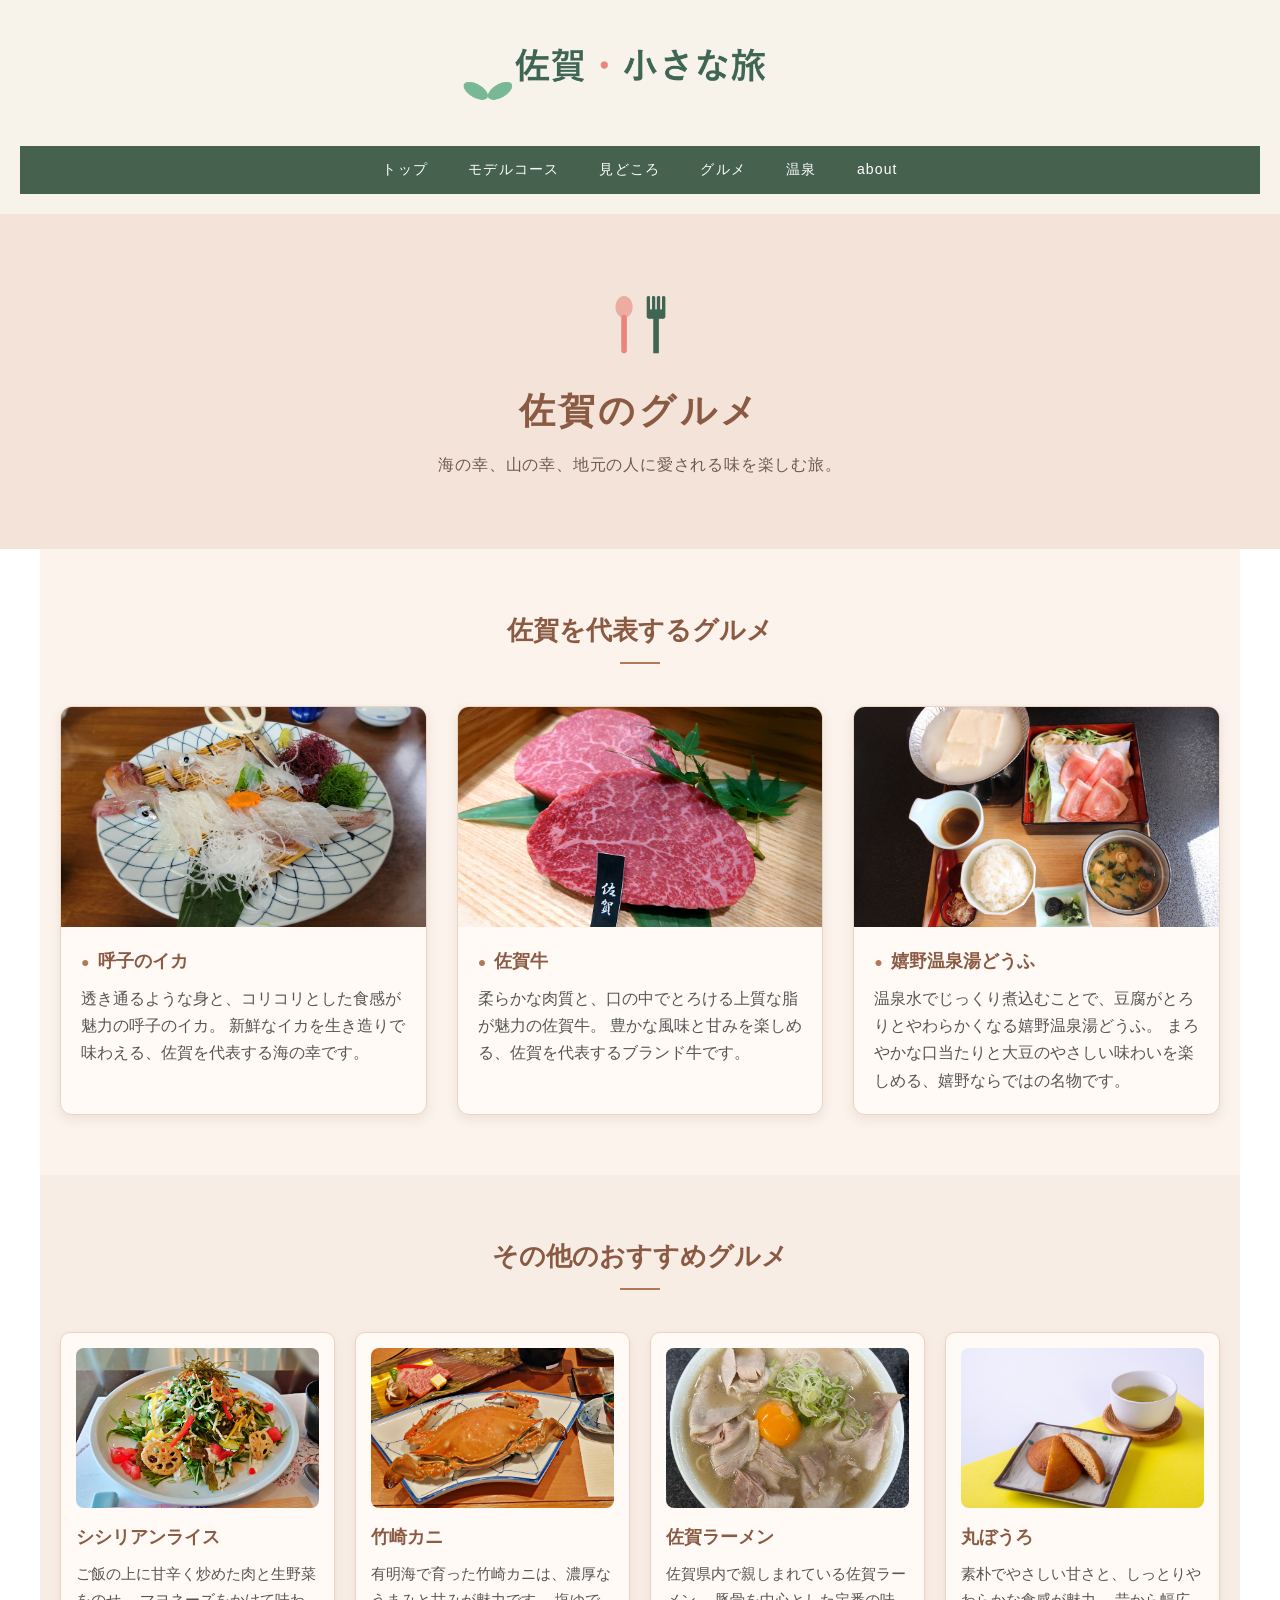
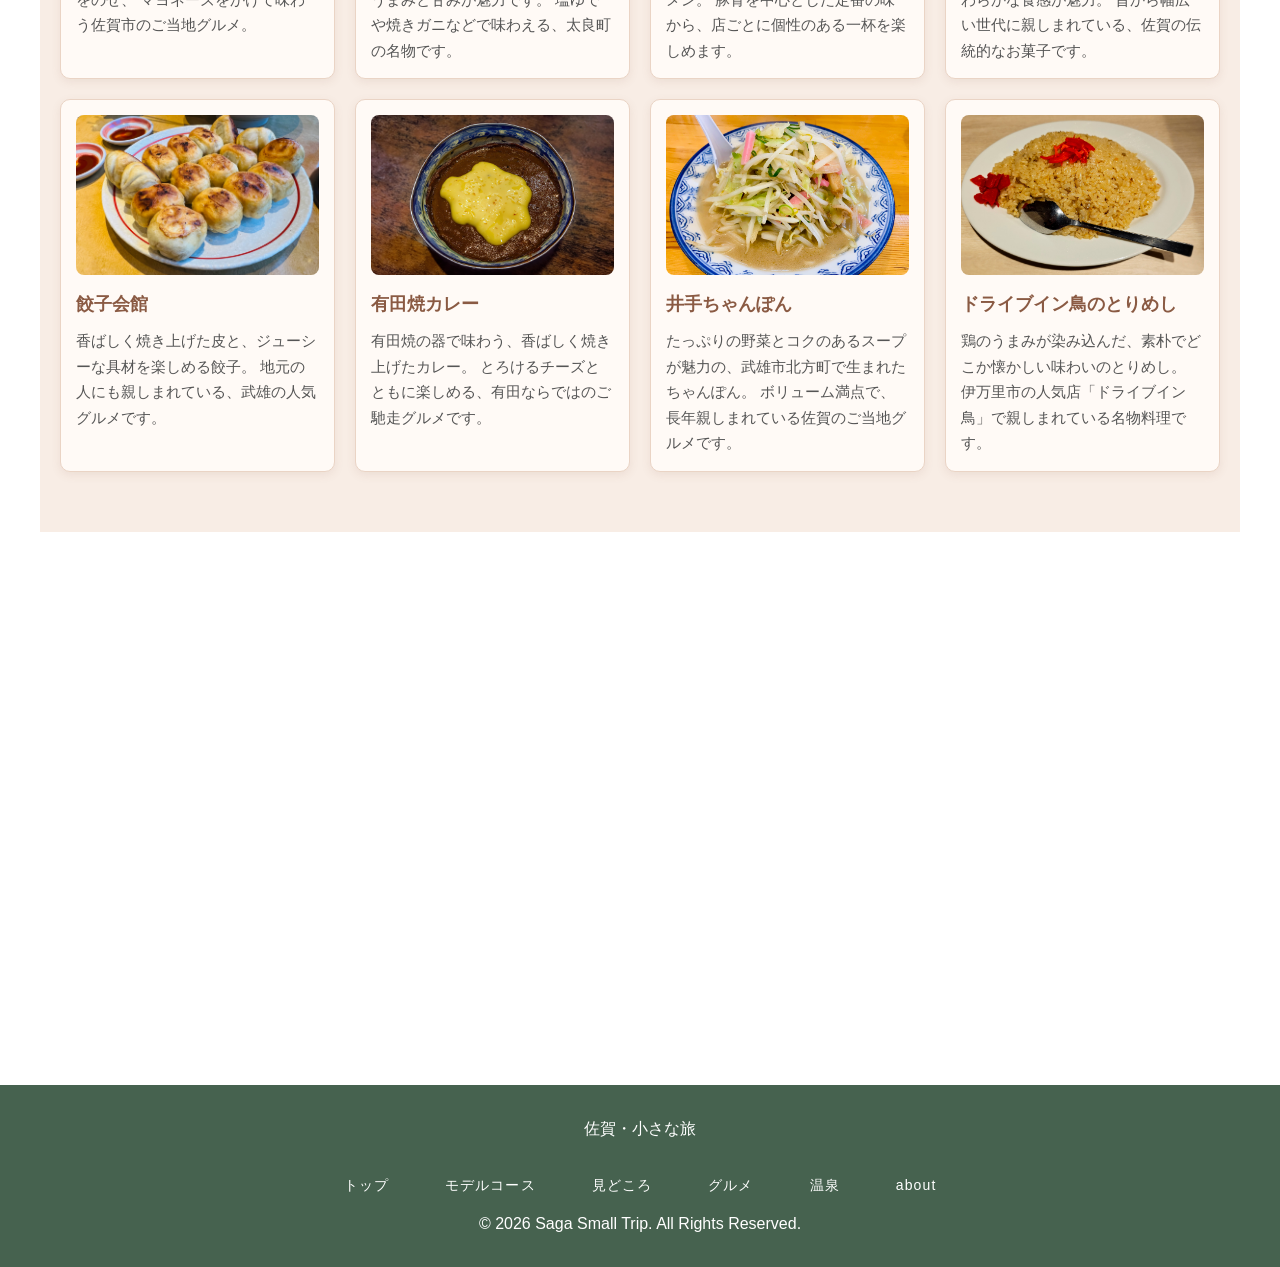
<file: gourmet.html>
<!DOCTYPE html>
    <html lang="ja">

        <head>
            <meta charset="UTF-8">
            <meta name="viewport" content="width=device-width, initial-scale=1.0">
            <meta name="description" content="呼子のイカ、佐賀牛、嬉野温泉湯どうふ、シシリアンライスなど、佐賀を代表するグルメを紹介します。">
            <title>佐賀のグルメ | 佐賀・小さな旅</title>
            <link rel="stylesheet" href="css/style.css">
            <link rel="stylesheet" href="css/gourmet.css">
            <link rel="icon" type="image/png" sizes="512x512" href="images/favicon.PNG">
            <meta property="og:title" content="佐賀・小さな旅">
            <meta property="og:description" content="佐賀の自然・文化・グルメ・温泉を紹介する観光Webサイト">
            <meta property="og:type" content="website">
            <meta property="og:image" content="images/saga-small-trip-ogp.JPG">
            <meta name="twitter:card" content="summary_large_image">
        </head>

        <body>
            
            <header class="site-header">
                <p class="site-title">
                    <a href="index.html">
                        <img src="images/saga-title-logo.PNG" alt="佐賀・小さな旅">
                    </a>
                </p>

                <button class="menu-toggle"
                        type="button"
                        aria-label="メニューを開く"
                        aria-controls="site-nav"
                        aria-expanded="false">
                    <span></span>
                    <span></span>
                    <span></span>
                </button>
                <nav class="site-nav" id="site-nav" aria-label="メインナビゲーション">
                    <a href="index.html">トップ</a>
                    <a href="course.html">モデルコース</a>
                    <a href="spots.html">見どころ</a>
                    <a href="gourmet.html" aria-current="page">グルメ</a>
                    <a href="onsen.html">温泉</a>
                    <a href="about.html">about</a>
                </nav>
            </header>

            <main>

                <section class="page-hero gourmet-hero">
                    <div class="page-hero-text gourmet-hero-text">
                        <img class="page-icon" src="images/icon-gourmet.PNG" alt="">

                        <h1>佐賀のグルメ</h1>
                        <p>海の幸、山の幸、地元の人に愛される味を楽しむ旅。</p>
                    </div>
                </section>

                <section class="page-section gourmet-section scroll-reveal">
                    <h2>佐賀を代表するグルメ</h2>

                    <article class="page-card gourmet-card">
                        <div class="page-card-image">
                            <img src="images/yobuko-squid.JPG" alt="呼子のイカ">
                        </div>

                        <div class="page-card-text">
                            <h3>呼子のイカ</h3>
                            <p>
                                透き通るような身と、コリコリとした食感が魅力の呼子のイカ。
                                新鮮なイカを生き造りで味わえる、佐賀を代表する海の幸です。
                            </p>
                        </div>
                    </article>

                    <article class="page-card gourmet-card">
                        <div class="page-card-image">
                            <img src="images/saga-beef.JPG" alt="佐賀牛">
                        </div>

                        <div class="page-card-text">
                            <h3>佐賀牛</h3>
                            <p>
                                柔らかな肉質と、口の中でとろける上質な脂が魅力の佐賀牛。
                                豊かな風味と甘みを楽しめる、佐賀を代表するブランド牛です。
                            </p>
                        </div>
                    </article>

                    <article class="page-card gourmet-card">
                        <div class="page-card-image">
                            <img src="images/ureshino-onsen-yudofu.JPG" alt="嬉野温泉湯どうふ">
                        </div>

                        <div class="page-card-text">
                            <h3>嬉野温泉湯どうふ</h3>
                            <p>
                                温泉水でじっくり煮込むことで、豆腐がとろりとやわらかくなる嬉野温泉湯どうふ。
                                まろやかな口当たりと大豆のやさしい味わいを楽しめる、嬉野ならではの名物です。
                            </p>
                        </div>
                    </article>
                </section>

                <section class="gourmet-other scroll-reveal">
                    <h2>その他のおすすめグルメ</h2>

                    <div class="gourmet-other-list">
                        <article class="gourmet-other-item">
                            <img src="images/sicilian-rice.JPG" alt="シシリアンライス">

                            <h3>シシリアンライス</h3>

                            <p>
                                ご飯の上に甘辛く炒めた肉と生野菜をのせ、
                                マヨネーズをかけて味わう佐賀市のご当地グルメ。
                            </p>
                        </article>

                        <article class="gourmet-other-item">
                            <img src="images/takezaki-crab.JPG" alt="竹崎カニ">

                            <h3>竹崎カニ</h3>

                            <p>
                                有明海で育った竹崎カニは、濃厚なうまみと甘みが魅力です。
                                塩ゆでや焼きガニなどで味わえる、太良町の名物です。
                            </p>
                        </article>

                        <article class="gourmet-other-item">
                            <img src="images/saga-ramen.JPG" alt="佐賀ラーメン">

                            <h3>佐賀ラーメン</h3>

                            <p>
                                佐賀県内で親しまれている佐賀ラーメン。
                                豚骨を中心とした定番の味から、店ごとに個性のある一杯を楽しめます。
                            </p>
                        </article>

                        <article class="gourmet-other-item">
                            <img src="images/marubouro.JPG" alt="丸ぼうろ">

                            <h3>丸ぼうろ</h3>

                            <p>
                                素朴でやさしい甘さと、しっとりやわらかな食感が魅力。
                                昔から幅広い世代に親しまれている、佐賀の伝統的なお菓子です。
                            </p>
                        </article>

                        <article class="gourmet-other-item">
                            <img src="images/gyoza-kaikan.JPG" alt="餃子会館">

                            <h3>餃子会館</h3>

                            <p>
                                香ばしく焼き上げた皮と、ジューシーな具材を楽しめる餃子。
                                地元の人にも親しまれている、武雄の人気グルメです。
                            </p>
                        </article>

                        <article class="gourmet-other-item">
                            <img src="images/arita-yaki-curry.JPG" alt="有田焼カレー">

                            <h3>有田焼カレー</h3>

                            <p>
                                有田焼の器で味わう、香ばしく焼き上げたカレー。
                                とろけるチーズとともに楽しめる、有田ならではのご馳走グルメです。
                            </p>
                        </article>

                        <article class="gourmet-other-item">
                            <img src="images/ide-chanpon.JPG" alt="井手ちゃんぽん">

                            <h3>井手ちゃんぽん</h3>

                            <p>
                                たっぷりの野菜とコクのあるスープが魅力の、武雄市北方町で生まれたちゃんぽん。
                                ボリューム満点で、長年親しまれている佐賀のご当地グルメです。
                            </p>
                        </article>

                        <article class="gourmet-other-item">
                            <img src="images/drive-in-tori-torimeshi.JPG" alt="ドライブイン鳥のとりめし">

                            <h3>ドライブイン鳥のとりめし</h3>

                            <p>
                                鶏のうまみが染み込んだ、素朴でどこか懐かしい味わいのとりめし。
                                伊万里市の人気店「ドライブイン鳥」で親しまれている名物料理です。
                            </p>
                        </article>
                    </div>
                </section>

                <section class="page-section gourmet-search scroll-reveal" aria-labelledby="gourmet-search-title">
                    <h2 id="gourmet-search-title">佐賀グルメを検索する</h2>
                        
                    <label for="gourmet-search-input">
                        料理名や説明文を入力してください
                    </label>

                    <input class="gourmet-search-input" id="gourmet-search-input" type="search" placeholder="例：佐賀牛" autocomplete="off">
                    <p class="gourmet-search-result" id="gourmet-search-result" aria-live="polite">7件のグルメを表示しています。</p>
                </section>
                
                <section class="page-section gourmet-tips scroll-reveal">
                    <div class="gourmet-tips-icon" aria-hidden="true">
                        &#127860;
                    </div>

                    <div class="gourmet-tips-text">
                        <h2>グルメをもっと楽しむコツ</h2>

                        <ul class="gourmet-tips-list">
                            <li>地元の市場や直売所をのぞいてみる</li>
                            <li>季節限定の食材やメニューをチェックする</li>
                            <li>お店の人におすすめを聞いてみる</li>
                        </ul>
                    </div>
                </section>
            </main>

            <footer>
                <p class="footer-logo">佐賀・小さな旅</p>

                <nav class="footer-nav" aria-label="フッターナビゲーション">
                    <a href="index.html">トップ</a>
                    <a href="course.html">モデルコース</a>
                    <a href="spots.html">見どころ</a>
                    <a href="gourmet.html" aria-current="page">グルメ</a>
                    <a href="onsen.html">温泉</a>
                    <a href="about.html">about</a>
                </nav>

                <p class="copyright">
                    &copy; 2026 Saga Small Trip. All Rights Reserved.
                </p>
            </footer>

            <button class="back-to-top"
                    type="button"
                    aria-label="ページ上部へ戻る">
                <span aria-hidden="true">↑</span>
            </button>
            <script src="js/script.js"></script>
        </body>
    </html>
</file>
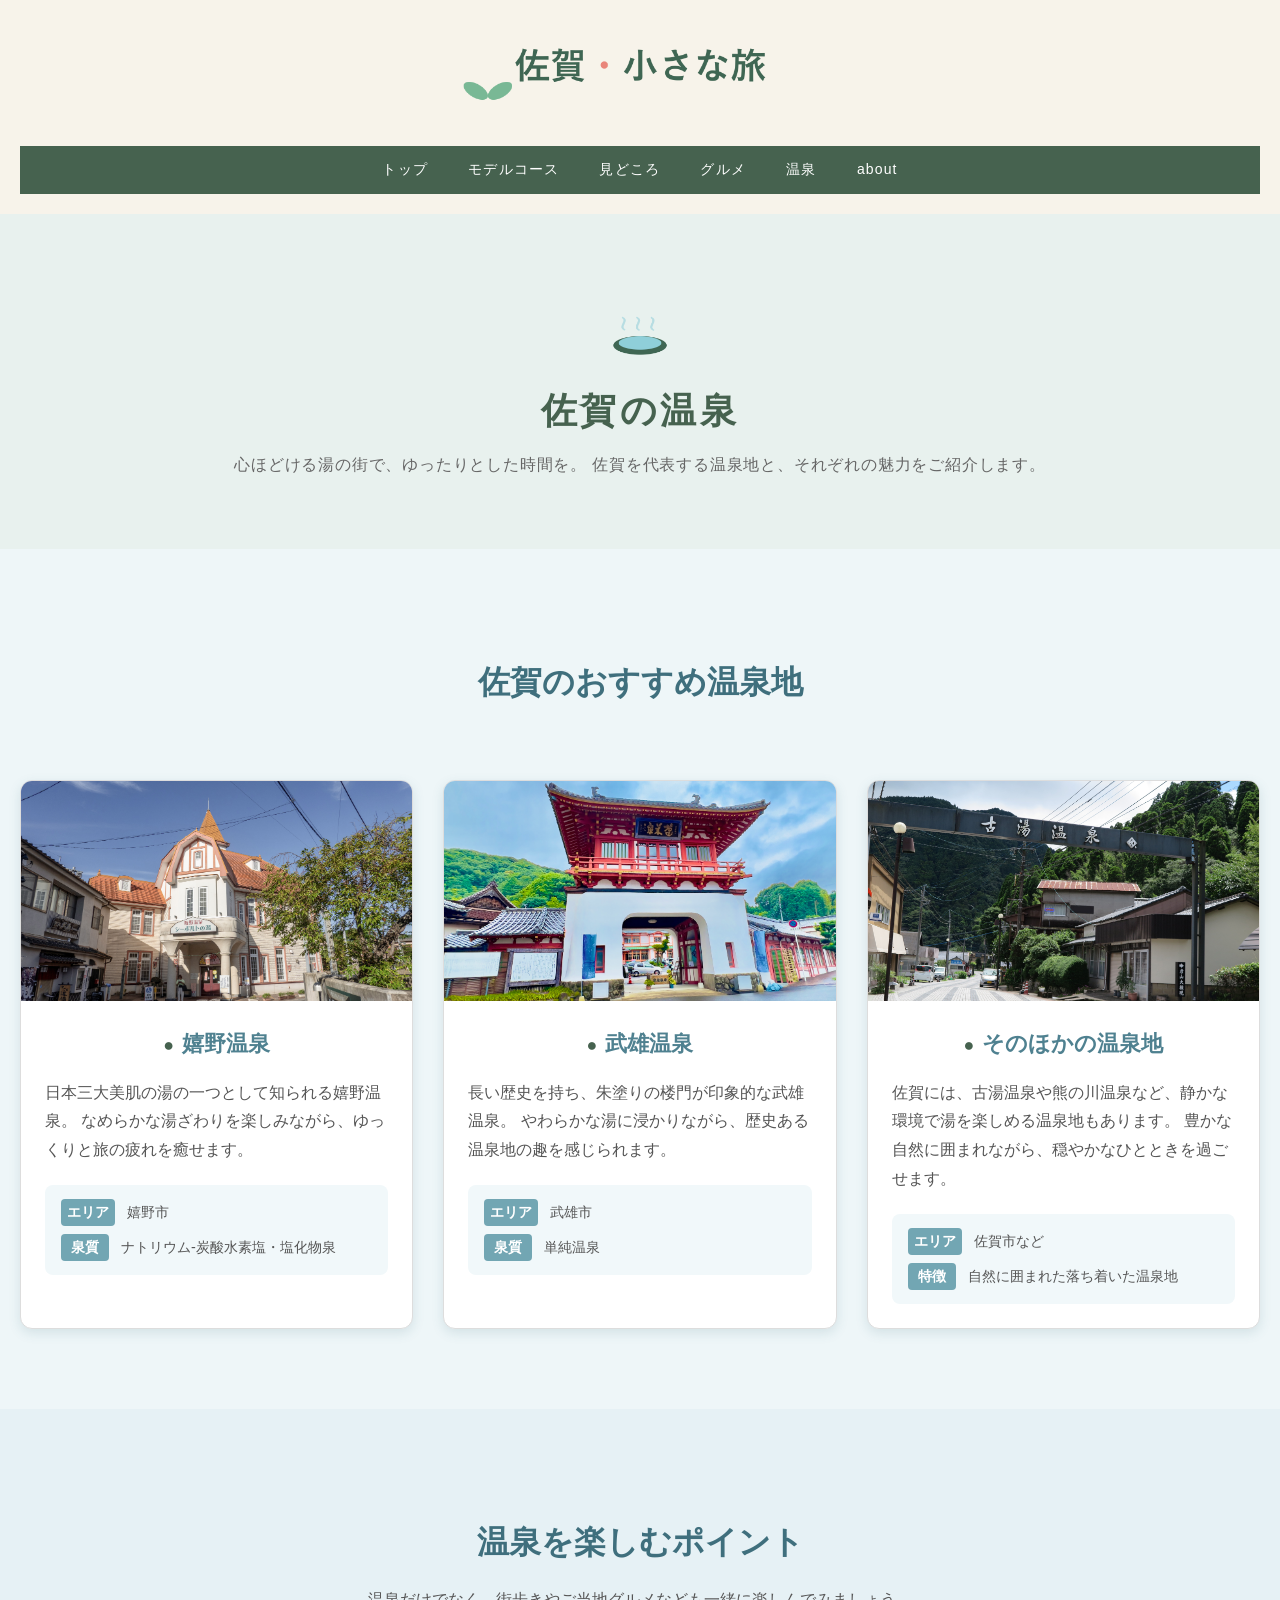
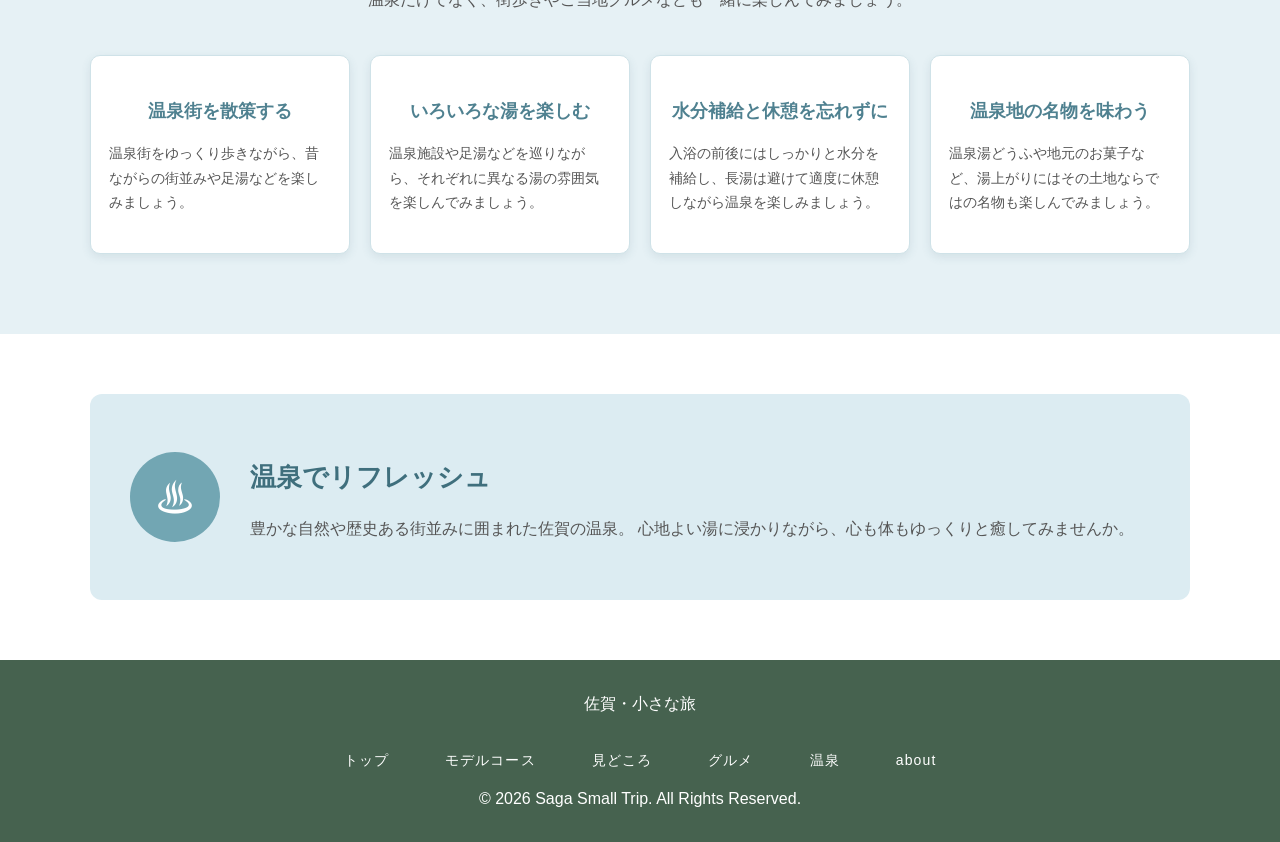
<file: onsen.html>
<!DOCTYPE html>
    <html lang="ja">

        <head>
            <meta charset="UTF-8">
            <meta name="viewport" content="width=device-width, initial-scale=1.0">
            <meta name="description" content="嬉野温泉、武雄温泉、古湯温泉など、佐賀のおすすめ温泉地と温泉を楽しむポイントを紹介します。">
            <title>佐賀の温泉 | 佐賀・小さな旅</title>
            <link rel="stylesheet" href="css/style.css">
            <link rel="stylesheet" href="css/onsen.css">
            <link rel="icon" type="image/png" sizes="512x512" href="images/favicon.PNG">
            <meta property="og:title" content="佐賀・小さな旅">
            <meta property="og:description" content="佐賀の自然・文化・グルメ・温泉を紹介する観光Webサイト">
            <meta property="og:type" content="website">
            <meta property="og:image" content="images/saga-small-trip-ogp.JPG">
            <meta name="twitter:card" content="summary_large_image">
        </head>

        <body>

            <header class="site-header">
                <p class="site-title">
                    <a href="index.html">
                        <img src="images/saga-title-logo.PNG" alt="佐賀・小さな旅">
                    </a>
                </p>

                <button class="menu-toggle"
                        type="button"
                        aria-label="メニューを開く"
                        aria-controls="site-nav"
                        aria-expanded="false">
                    <span></span>
                    <span></span>
                    <span></span>
                </button>
                <nav class="site-nav" id="site-nav" aria-label="メインナビゲーション">
                    <a href="index.html">トップ</a>
                    <a href="course.html">モデルコース</a>
                    <a href="spots.html">見どころ</a>
                    <a href="gourmet.html">グルメ</a>
                    <a href="onsen.html" aria-current="page">温泉</a>
                    <a href="about.html">about</a>
                </nav>
            </header>

            <main>
                
                <section class="page-hero onsen-hero">
                    <div class="page-hero-text onsen-hero-text">
                        <img class="page-icon" src="images/icon-onsen.PNG" alt="">

                        <h1>佐賀の温泉</h1>
                        <p>
                            心ほどける湯の街で、ゆったりとした時間を。
                            佐賀を代表する温泉地と、それぞれの魅力をご紹介します。
                        </p>
                    </div>
                </section>

                <section class="page-section onsen-section scroll-reveal">
                    <h2>佐賀のおすすめ温泉地</h2>

                    <article class="page-card onsen-card">
                        <div class="page-card-image">
                            <img src="images/ureshino-siebold-bath-edit.JPG" alt="嬉野温泉">
                        </div>

                        <div class="page-card-text">
                            <h3>嬉野温泉</h3>

                            <p>
                                日本三大美肌の湯の一つとして知られる嬉野温泉。
                                なめらかな湯ざわりを楽しみながら、ゆっくりと旅の疲れを癒せます。
                            </p>

                            <div class="onsen-info">
                                <p><span>エリア</span> 嬉野市</p>
                                <p><span>泉質</span> ナトリウム-炭酸水素塩・塩化物泉</p>
                            </div>
                        </div>
                    </article>

                    <article class="page-card onsen-card">
                        <div class="page-card-image">
                            <img src="images/takeo-onsen.JPG" alt="武雄温泉">
                        </div>

                        <div class="page-card-text">
                            <h3>武雄温泉</h3>

                            <p>
                                長い歴史を持ち、朱塗りの楼門が印象的な武雄温泉。
                                やわらかな湯に浸かりながら、歴史ある温泉地の趣を感じられます。
                            </p>

                            <div class="onsen-info">
                                <p><span>エリア</span> 武雄市</p>
                                <p><span>泉質</span> 単純温泉</p>
                            </div>
                        </div>
                    </article>

                    <article class="page-card onsen-card">
                        <div class="page-card-image">
                            <img src="images/furuyu-onsen.JPG" alt="古湯温泉">
                        </div>

                        <div class="page-card-text">
                            <h3>そのほかの温泉地</h3>

                            <p>
                                佐賀には、古湯温泉や熊の川温泉など、静かな環境で湯を楽しめる温泉地もあります。
                                豊かな自然に囲まれながら、穏やかなひとときを過ごせます。
                            </p>

                            <div class="onsen-info">
                                <p><span>エリア</span> 佐賀市など</p>
                                <p><span>特徴</span> 自然に囲まれた落ち着いた温泉地</p>
                            </div>
                        </div>
                    </article>
                </section>

                <section class="page-section onsen-points scroll-reveal">
                    <h2>温泉を楽しむポイント</h2>

                    <p>
                        温泉だけでなく、街歩きやご当地グルメなども一緒に楽しんでみましょう。
                    </p>

                    <div class="onsen-point-list">
                        <article class="onsen-point-card">
                            <h3>温泉街を散策する</h3>

                            <p>
                                温泉街をゆっくり歩きながら、昔ながらの街並みや足湯などを楽しみましょう。
                            </p>
                        </article>

                        <article class="onsen-point-card">
                            <h3>いろいろな湯を楽しむ</h3>

                            <p>
                                温泉施設や足湯などを巡りながら、それぞれに異なる湯の雰囲気を楽しんでみましょう。
                            </p>
                        </article>

                        <article class="onsen-point-card">
                            <h3>水分補給と休憩を忘れずに</h3>

                            <p>
                                入浴の前後にはしっかりと水分を補給し、長湯は避けて適度に休憩しながら温泉を楽しみましょう。
                            </p>
                        </article>

                        <article class="onsen-point-card">
                            <h3>温泉地の名物を味わう</h3>

                            <p>
                                温泉湯どうふや地元のお菓子など、湯上がりにはその土地ならではの名物も楽しんでみましょう。
                            </p>
                        </article>
                    </div>
                </section>

                <section class="page-section onsen-refresh scroll-reveal">
                    <div class="onsen-refresh-icon" aria-hidden="true">
                        &#9832;
                    </div>

                    <div class="onsen-refresh-text">
                        <h2>温泉でリフレッシュ</h2>

                        <p>
                            豊かな自然や歴史ある街並みに囲まれた佐賀の温泉。
                            心地よい湯に浸かりながら、心も体もゆっくりと癒してみませんか。
                        </p>
                    </div>
                </section>
            </main>

            <footer>
                <p class="footer-logo">佐賀・小さな旅</p>

                <nav class="footer-nav" aria-label="フッターナビゲーション">
                    <a href="index.html">トップ</a>
                    <a href="course.html">モデルコース</a>
                    <a href="spots.html">見どころ</a>
                    <a href="gourmet.html">グルメ</a>
                    <a href="onsen.html" aria-current="page">温泉</a>
                    <a href="about.html">about</a>
                </nav>

                <p class="copyright">
                    &copy; 2026 Saga Small Trip. All Rights Reserved.
                </p>
            </footer>

            <button class="back-to-top"
                    type="button"
                    aria-label="ページ上部へ戻る">
                <span aria-hidden="true">↑</span>
            </button>
            <script src="js/script.js"></script>
        </body>
    </html>
</file>
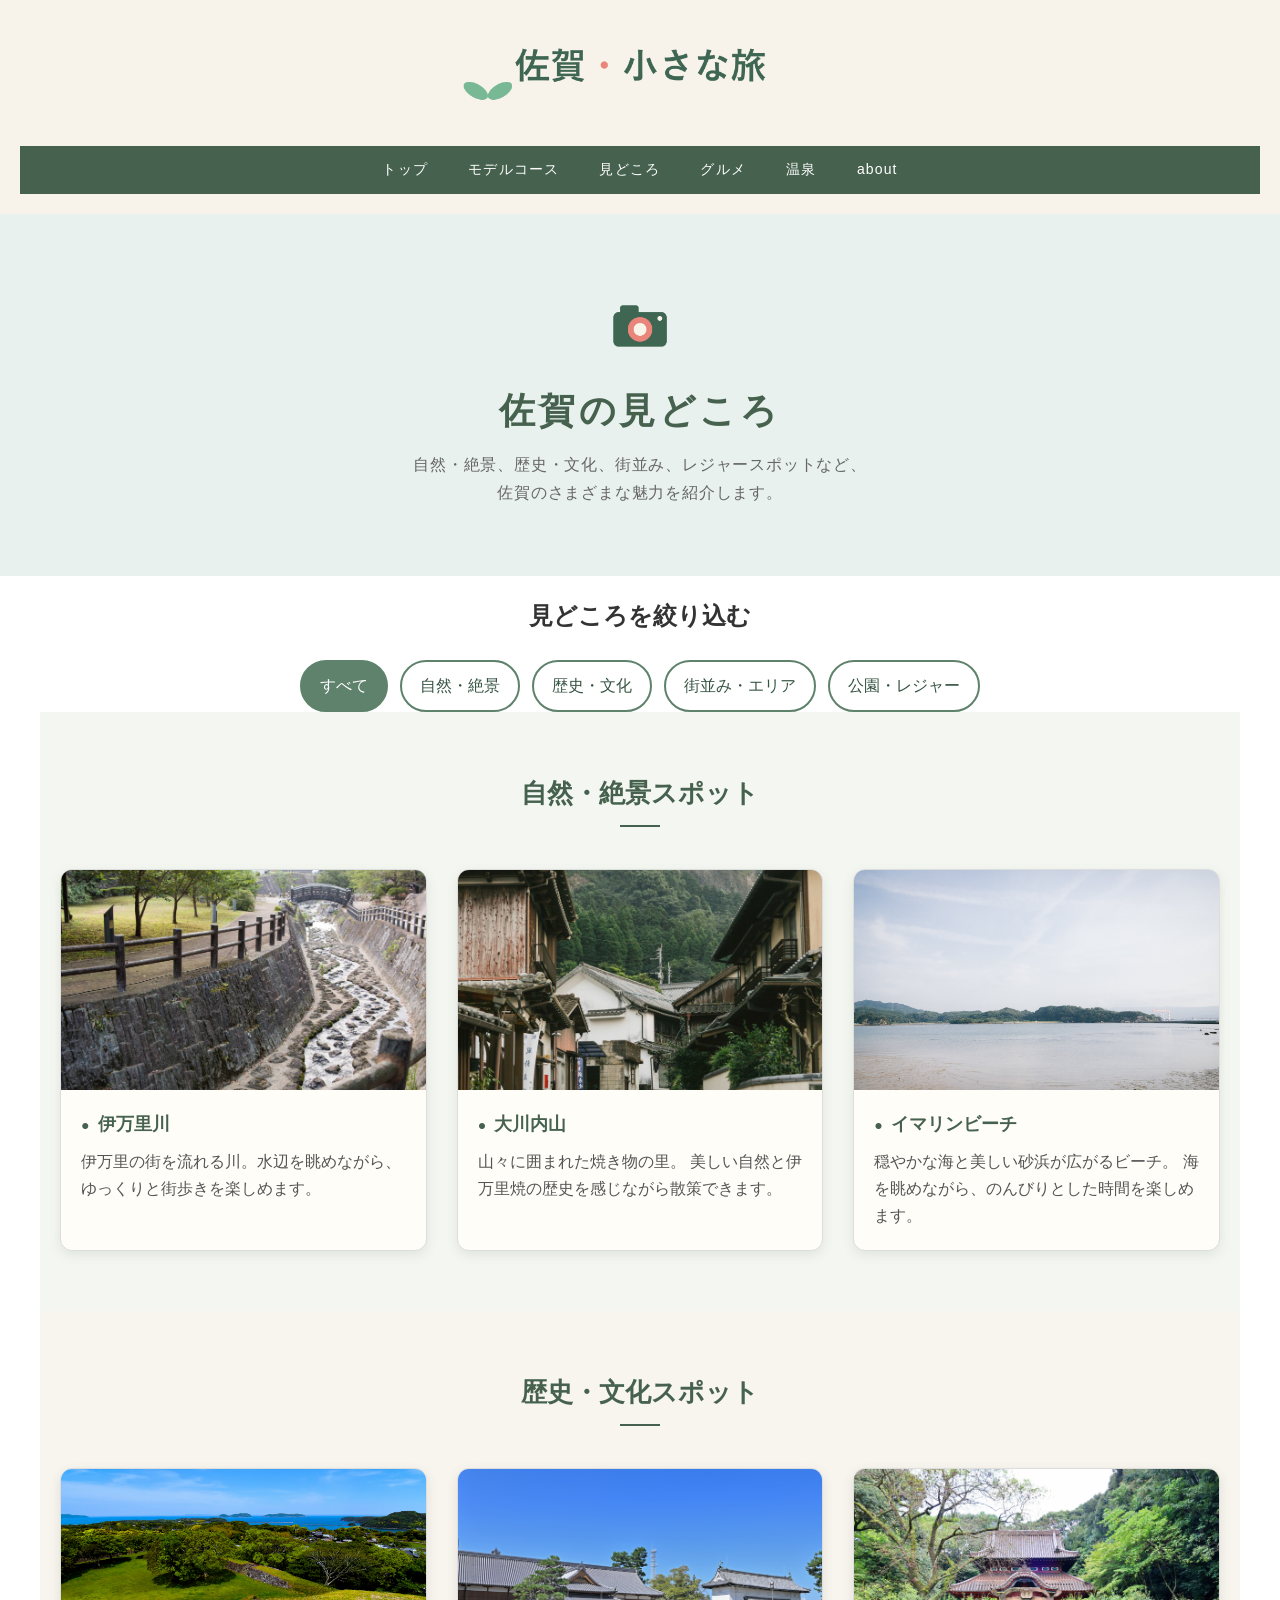
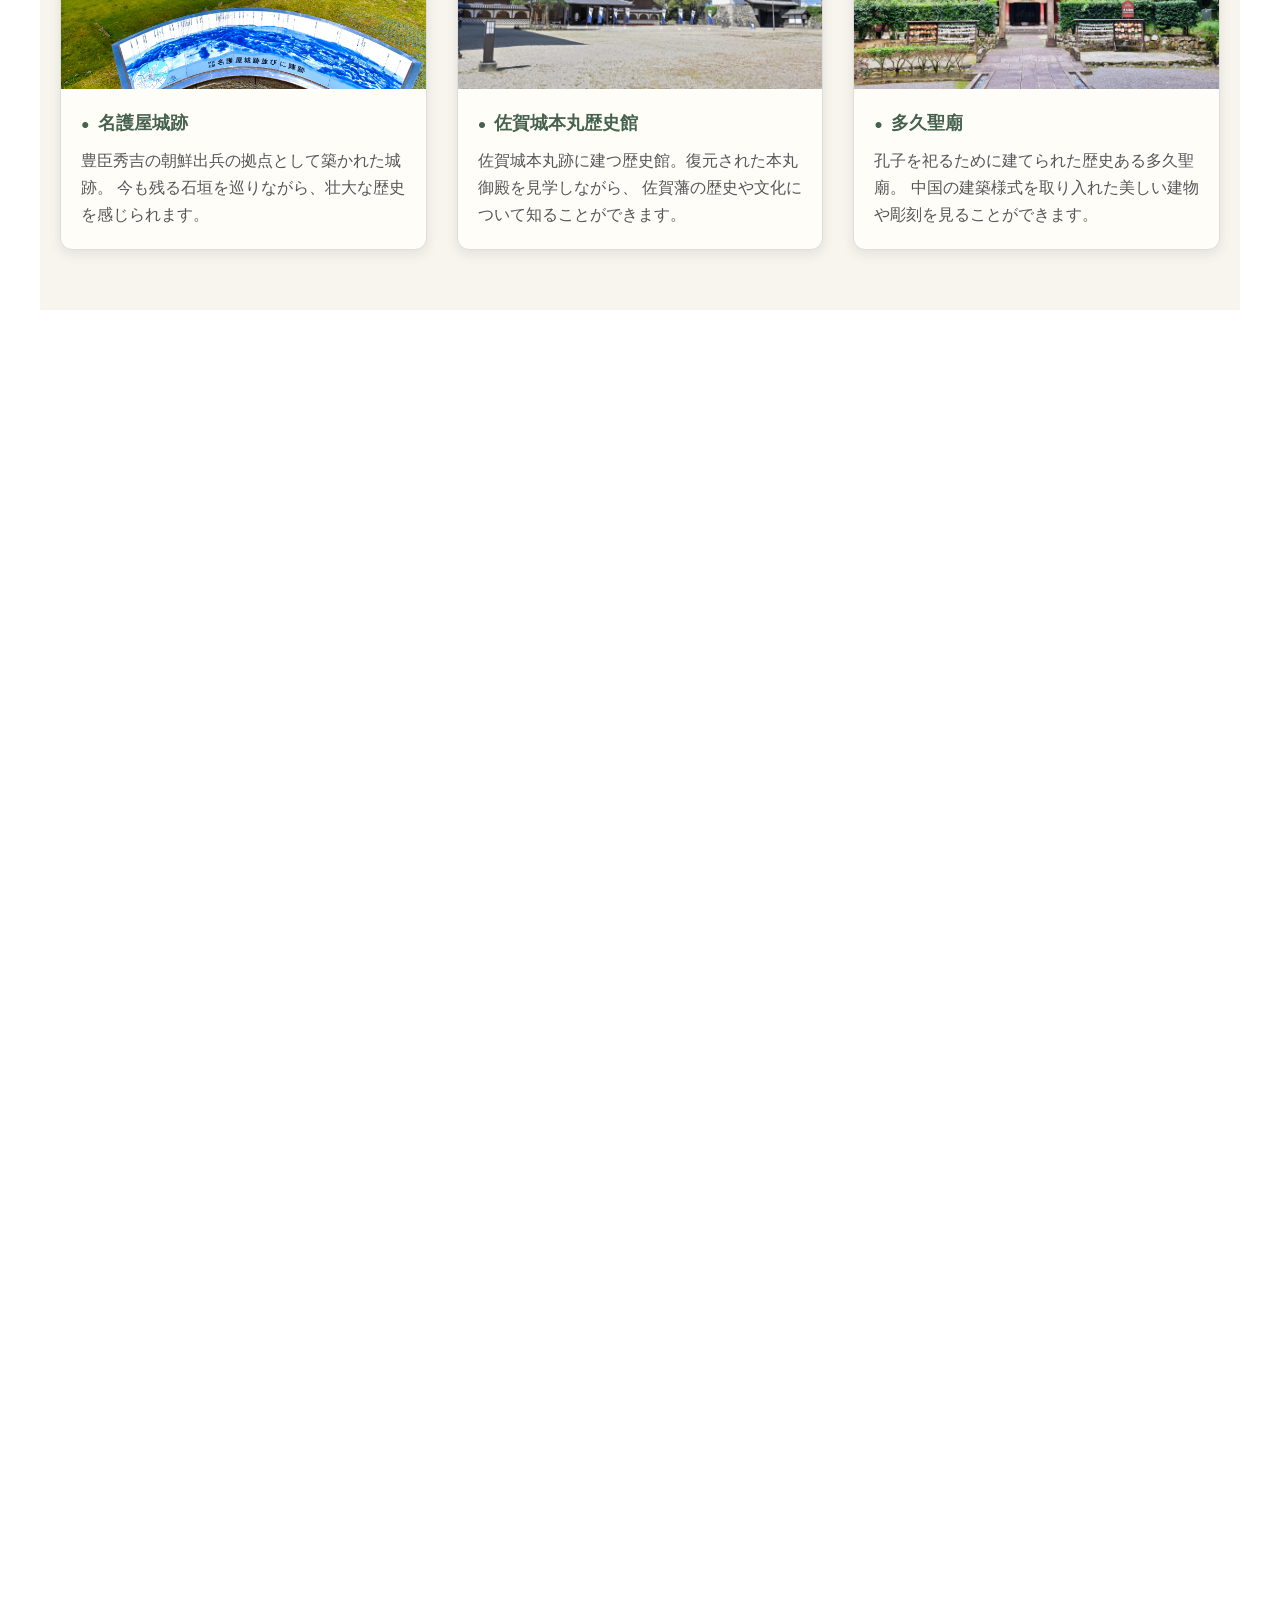
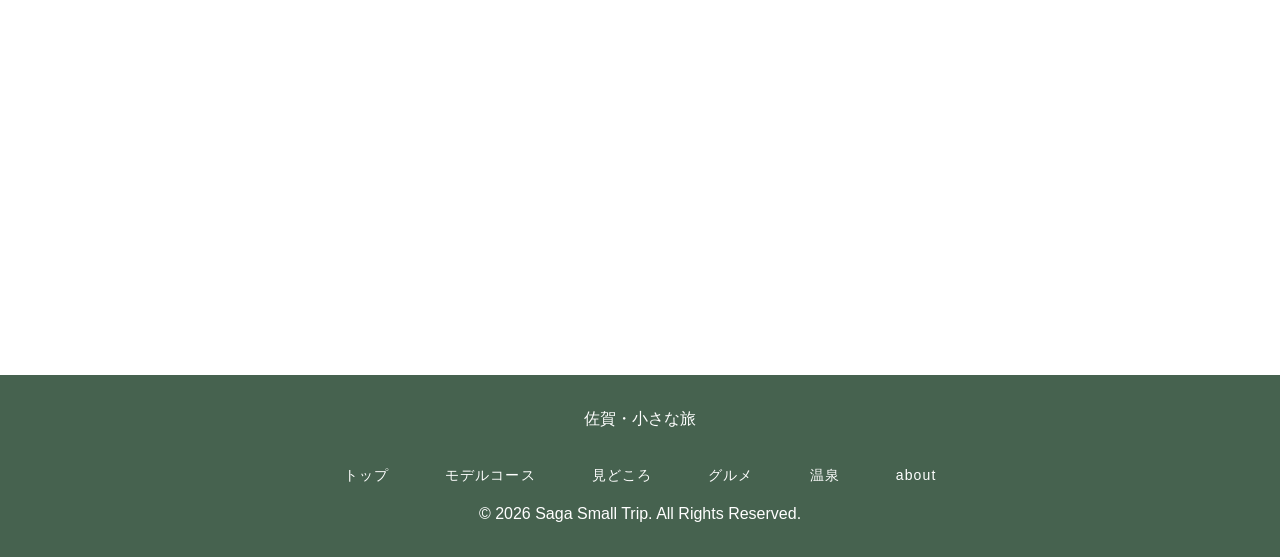
<file: spots.html>
<!DOCTYPE html>
    <html lang="ja">

        <head>
            <meta charset="UTF-8">
            <meta name="viewport" content="width=device-width, initial-scale=1.0">
            <meta name="description" content="伊万里川、大川内山、名護屋城跡、吉野ヶ里歴史公園など、佐賀の自然・歴史・文化の見どころを紹介します。">
            <title>佐賀の見どころ | 佐賀・小さな旅</title>
            <link rel="stylesheet" href="css/style.css">
            <link rel="stylesheet" href="css/spots.css">
            <link rel="icon" type="image/png" sizes="512x512" href="images/favicon.PNG">
            <meta property="og:title" content="佐賀・小さな旅">
            <meta property="og:description" content="佐賀の自然・文化・グルメ・温泉を紹介する観光Webサイト">
            <meta property="og:type" content="website">
            <meta property="og:image" content="images/saga-small-trip-ogp.JPG">
            <meta name="twitter:card" content="summary_large_image">
        </head>

        <body>

            <header class="site-header">
                <p class="site-title">
                    <a href="index.html">
                        <img src="images/saga-title-logo.PNG" alt="佐賀・小さな旅">
                    </a>
                </p>

                <button class="menu-toggle"
                        type="button"
                        aria-label="メニューを開く"
                        aria-controls="site-nav"
                        aria-expanded="false">
                    <span></span>
                    <span></span>
                    <span></span>
                </button>
                <nav class="site-nav" id="site-nav" aria-label="メインナビゲーション">
                    <a href="index.html">トップ</a>
                    <a href="course.html">モデルコース</a>
                    <a href="spots.html" aria-current="page">見どころ</a>
                    <a href="gourmet.html">グルメ</a>
                    <a href="onsen.html">温泉</a>
                    <a href="about.html">about</a>
                </nav>
            </header>

            <main>

                <section class="page-hero spots-hero">
                    <div class="page-hero-text spots-hero-text">
                        <img class="page-icon" src="images/icon-spots.PNG" alt="">

                        <h1>佐賀の見どころ</h1>
                        <p>
                            自然・絶景、歴史・文化、街並み、レジャースポットなど、<br>
                            佐賀のさまざまな魅力を紹介します。
                        </p>
                    </div>
                </section>

                <section class="page-section spots-filter scroll-reveal" aria-labelledby="spots-filter-title">
                    <h2 id="spots-filter-title">見どころを絞り込む</h2>

                    <div class="filter-buttons" role="group" aria-label="見どころのカテゴリー">
                        <button class="filter-button is-active" type="button" data-filter="all" aria-pressed="true">すべて</button>
                        <button class="filter-button" type="button" data-filter="nature" aria-pressed="false">自然・絶景</button>
                        <button class="filter-button" type="button" data-filter="history" aria-pressed="false">歴史・文化</button>
                        <button class="filter-button" type="button" data-filter="town" aria-pressed="false">街並み・エリア</button>
                        <button class="filter-button" type="button" data-filter="leisure" aria-pressed="false">公園・レジャー</button>
                    </div>
                </section>

                <section class="page-section spots-section scroll-reveal" id="nature">

                    <h2>自然・絶景スポット</h2>

                    <article class="page-card spot-card">
                        <div class="page-card-image">
                            <img src="images/imari-river.JPG" alt="伊万里川">
                        </div>
                        
                        <div class="page-card-text">
                            <h3>伊万里川</h3>

                            <p>
                                伊万里の街を流れる川。水辺を眺めながら、
                                ゆっくりと街歩きを楽しめます。
                            </p>
                        </div>
                    </article>

                    <article class="page-card spot-card">
                        <div class="page-card-image">
                            <img src="images/okawachiyama.JPG" alt="大川内山">
                        </div>

                        <div class="page-card-text">
                            <h3>大川内山</h3>

                            <p>
                                山々に囲まれた焼き物の里。
                                美しい自然と伊万里焼の歴史を感じながら散策できます。
                            </p>
                        </div>
                    </article>

                    <article class="page-card spot-card">
                        <div class="page-card-image">
                            <img src="images/imarin-beach.JPG" alt="イマリンビーチ">
                        </div>

                        <div class="page-card-text">
                            <h3>イマリンビーチ</h3>

                            <p>
                                穏やかな海と美しい砂浜が広がるビーチ。
                                海を眺めながら、のんびりとした時間を楽しめます。
                            </p>
                        </div>
                    </article>
                </section>

                <section class="page-section spots-section scroll-reveal" id="history">

                    <h2>歴史・文化スポット</h2>

                    <article class="page-card spot-card">
                        <div class="page-card-image">
                            <img src="images/nagoya-castle.JPG" alt="名護屋城跡">
                        </div>

                        <div class="page-card-text">
                            <h3>名護屋城跡</h3>

                            <p>
                                豊臣秀吉の朝鮮出兵の拠点として築かれた城跡。
                                今も残る石垣を巡りながら、壮大な歴史を感じられます。
                            </p>
                        </div>
                    </article>

                    <article class="page-card spot-card">
                        <div class="page-card-image">
                            <img src="images/saga-castle-honmaru-history-museum.JPG" alt="佐賀城本丸歴史館">
                        </div>

                        <div class="page-card-text">
                            <h3>佐賀城本丸歴史館</h3>

                            <p>
                                佐賀城本丸跡に建つ歴史館。復元された本丸御殿を見学しながら、
                                佐賀藩の歴史や文化について知ることができます。
                            </p>
                        </div>
                    </article>

                    <article class="page-card spot-card">
                        <div class="page-card-image">
                            <img src="images/taku-seibyo.JPG" alt="多久聖廟">
                        </div>

                        <div class="page-card-text">
                            <h3>多久聖廟</h3>

                            <p>
                                孔子を祀るために建てられた歴史ある多久聖廟。
                                中国の建築様式を取り入れた美しい建物や彫刻を見ることができます。
                            </p>
                        </div>
                    </article>
                </section>

                <section class="page-section spots-section scroll-reveal" id="town">

                    <h2>街並み・エリア紹介</h2>

                    <article class="page-card spot-card">
                        <div class="page-card-image">
                            <img src="images/okawachiyama-street.JPG" alt="伊万里・大川内山エリア">
                        </div>

                        <div class="page-card-text">
                            <h3>伊万里・大川内山エリア</h3>

                            <p>
                                伊万里焼の窯元が集まる大川内山。山々に囲まれた風情ある街並みを歩きながら、
                                窯元巡りや焼き物選びを楽しめます。
                            </p>
                        </div>
                    </article>

                    <article class="page-card spot-card">
                        <div class="page-card-image">
                            <img src="images/ureshino-onsen-street.JPG" alt="嬉野温泉街">
                        </div>

                        <div class="page-card-text">
                            <h3>嬉野温泉街</h3>

                            <p>
                                歴史ある温泉地として知られる嬉野温泉。温泉街を散策しながら、
                                足湯や名物の温泉湯どうふなど、嬉野ならではの魅力を楽しめます。
                            </p>
                        </div>
                    </article>

                    <article class="page-card spot-card">
                        <div class="page-card-image">
                            <img src="images/karatsu-castle-town.JPG" alt="唐津城下町">
                        </div>
                        
                        <div class="page-card-text">
                            <h3>唐津城下町</h3>

                            <p>
                                唐津城を中心に歴史ある街並みが広がるエリア。
                                城下町を散策しながら、唐津の歴史や文化を感じることができます。
                            </p>
                        </div>
                    </article>
                </section>

                <section class="page-section spots-section scroll-reveal" id="leisure">

                    <h2>公園・レジャースポット</h2>

                    <article class="page-card spot-card">
                        <div class="page-card-image">
                            <img src="images/yoshinogari-historical-park.JPG" alt="吉野ヶ里歴史公園">
                        </div>

                        <div class="page-card-text">
                            <h3>吉野ヶ里歴史公園</h3>

                            <p>
                                弥生時代の大規模な環濠集落を復元した公園。
                                竪穴住居や物見やぐらなどを巡りながら、当時の暮らしや文化を体感できます。
                            </p>
                        </div>
                    </article>

                    <article class="page-card spot-card">
                        <div class="page-card-image">
                            <img src="images/tozan-shrine.JPG" alt="陶山神社">
                        </div>

                        <div class="page-card-text">
                            <h3>陶山神社</h3>

                            <p>
                                有田焼の街を見下ろす高台に建つ、1658年建立の歴史ある神社です。
                                境内には陶器製の鳥居や狛犬、灯篭などが点在し焼き物の町・有田ならではの歴史と文化を感じることができます。
                            </p>
                        </div>
                    </article>

                    <article class="page-card spot-card">
                        <div class="page-card-image">
                            <img src="images/niji-no-matsubara.JPG" alt="虹の松原">
                        </div>

                        <div class="page-card-text">
                            <h3>虹の松原</h3>

                            <p>
                                唐津湾沿いに美しい松林が続く虹の松原。
                                木々に囲まれた道を走りながら、爽やかな景色を楽しめます。
                            </p>
                        </div>
                    </article>
                </section>

                <section class="spots-more scroll-reveal">

                    <div class="spots-more-text">
                        <h2>まだまだある！佐賀の魅力</h2>

                        <p>
                            ここで紹介した以外にも、佐賀には心を動かす魅力がたくさんあります。<br>
                            季節ごとのイベントやグルメ、穴場スポットもぜひ見つけてください。<br>
                            あなたのお気に入りの場所がきっと見つかります。
                        </p>
                    </div>
                </section>
            </main>

            <footer>
                <p class="footer-logo">佐賀・小さな旅</p>

                <nav class="footer-nav" aria-label="フッターナビゲーション">
                    <a href="index.html">トップ</a>
                    <a href="course.html">モデルコース</a>
                    <a href="spots.html" aria-current="page">見どころ</a>
                    <a href="gourmet.html">グルメ</a>
                    <a href="onsen.html">温泉</a>
                    <a href="about.html">about</a>
                </nav>

                <p class="copyright">
                    &copy; 2026 Saga Small Trip. All Rights Reserved.
                </p>
            </footer>

            <button class="back-to-top"
                    type="button"
                    aria-label="ページ上部へ戻る">
                <span aria-hidden="true">↑</span>
            </button>
            <script src="js/script.js"></script>
        </body>
    </html>
</file>
<file: css/style.css>
/* =================
    　　基本設定
    =============== */
    
    * {
        box-sizing: border-box;
    }

    body {
        margin: 0;
        font-family: sans-serif;
        color: #333;
        background-color: #fff;
        line-height: 1.7;
    }

    /* =================
    　　ヘッダー・ナビゲーション
    =============== */

    header {
        padding: 20px;
        text-align: center;
        background-color: #f7f3ea;
    }

    .site-title {
        margin: 0;
        color: #46624f;
        font-size: 32px;
        letter-spacing: 0.12em;
        font-weight: 600;
    }

    .site-title a {
        color: inherit;
        text-decoration: none;
        display: inline-block;
    }

    .site-title img {
        display: block;
        width: 360px;
        max-width: 100%;
        height: auto;
    }

    nav {
        margin-top: 20px;
        text-align: center;
        background-color: #46624f;
    }

    nav a {
        display: inline-block;
        padding: 12px 18px;
        color: #fff;
        text-decoration: none;
        font-size: 14px;
        letter-spacing: 0.08em;
    }

    /* =================
    　　ハンバーガーメニュー
    =============== */

    .menu-toggle {
        display: none;
    }

    /* =================
    　　メインビジュアル
    =============== */

    .hero {
        min-height: 420px;
        padding: 60px 20px;
        text-align: center;
        background-color: #99bda4;
        background-image: url("../images/saga-hero-background-pc.JPG");
        background-size: cover;
        background-position: center;
        background-repeat: no-repeat;
        box-sizing: border-box;
        display: flex;
        flex-direction: column;
        justify-content: center;
        align-items: center;
    }

    .hero h1 {
        font-size: 36px;
        letter-spacing: 0.08em;
        color: #ecd734;
        text-shadow: 0 2px 6px rgba(53, 94, 74, 0.85);
    }

    .hero p {
        font-size: 20px;
        letter-spacing: 0.05em;
        color: #ecd734;
        text-shadow: 0 2px 5px rgba(53, 94, 74, 0.9);
    }

    .hero a {
        display: inline-block;
        margin-top: 15px;
        padding: 10px 22px;
        background-color: #608a6d;
        color: #fff;
        text-decoration: none;
        border-radius: 20px;
        font-size: 14px;
        letter-spacing: 0.08em;
    }

    .hero a:hover {
        background-color: #5f8168;
    }

    /* =================
    　　タイル
    =============== */

    /*　タイル全体と各タイル　*/

    .tiles {
        display: grid;
        grid-template-columns: repeat(2, 1fr);
        gap: 24px;
        padding: 20px;
    }

    .tile {
        background-color: #fffdf8;
        border: 1px solid #ddd;
        margin-bottom: 20px;
        border-radius: 12px;
        overflow: hidden;
        box-shadow: 0 4px 12px rgba(70, 98, 79, 0.12);
    }

    .tile:hover {
        transform: translateY(-5px);
    }

    .tile.tile-with-icon {
        display: flex;
        align-items: center;
        gap: 40px;
    }

    .tile img.tile-icon {
        display: block;
        width: 120px;
        height: 120px;
        flex: 0 0 120px;
        object-fit: contain;
        margin: 0;
    }

    /*　カテゴリーとタイルの内容　*/

    .tile-category {
        color: white;
        padding: 12px 20px;
        font-size: 18px;
        font-weight: bold;
    }

    .scenery {
        background-color: #6f8f73;
    }

    .gourmet {
        background-color: #b07a5a;
    }

    .onsen {
        background-color: #7f9db9;
    }

    .history {
        background-color: #8a6f9e;
    }

    .area {
        background-color: #b59b5b;
    }

    .course {
        background-color: #6f8f8a;
    }

    .tile-item {
        display: flex;
    }

    .tile-item img {
        width: 45%;
        height: 220px;
        object-fit: cover;
        display: block;
    }

    .tile-text {
        width: 55%;
        padding: 25px;
        display: flex;
        flex-direction: column;
        justify-content: center;
    }

    .tile h2 {
        margin: 15px 15px 10px;
        font-size: 24px;
    }

    .tile p {
        line-height: 1.8;
        margin: 0 18px 18px;
        color: #555;
    }

    /*　ボタンとホバー表示　*/

    .tile a {
        display: inline-block;
        margin: 0 15px 15px;
        padding: 8px 8px;
        background-color: #608a6d;
        color: #fff;
        text-decoration: none;
        border-radius: 4px;
        text-align: center;
    }

    .more-button.scenery {
        background-color: #6f8f73;
    }

    .more-button.gourmet {
        background-color: #b07a5a;
    }

    .more-button.onsen {
        background-color: #7f9db9;
    }

    .more-button.history {
        background-color: #8a6f9e;
    }

    .more-button.area {
        background-color: #b59b5b;
    }

    .more-button.course {
        background-color: #6f8f8a;
    }

    .tile a:hover {
        opacity: 0.7;
    }

    /* =================
    　　サイト紹介(about)
    =============== */

    .about {
        margin: 60px auto;
        padding: 50px 30px;
        max-width: 900px;
        text-align: center;
        background-color: #fffdf8;
        border-radius: 12px;
    }

    .about h2 {
        margin-top: 0;
        color: #46624f;
        font-size: 28px;
        letter-spacing: 0.08em;
    }

    .about p {
        line-height: 1.8;
        color: #555;
    }

    .about a {
        display: inline-block;
        margin-top: 15px;
        padding: 10px 22px;
        background-color: #608a6d;
        color: #fff;
        text-decoration: none;
        border-radius: 20px;
        font-size: 14px;
        letter-spacing: 0.08em;
    }

    .about a:hover {
        background-color: #5f8168;
    }

    /* =================
    　　SNS風ギャラリー
    =============== */

    .sns {
        margin: 60px auto;
        padding: 40px 20px;
        max-width: 1000px;
        text-align: center;
    }

    .sns h2 {
        margin-bottom: 30px;
        color: #46624f;
        font-size: 28px;
        letter-spacing: 0.08em;
    }

    .sns-images {
        display: flex;
        gap: 20px;
    }

    .sns-images img {
        width: calc((100% - 40px) / 3);
        height: 220px;
        object-fit: cover;
        display: block;
        border-radius: 12px;
    }

    /* =================
    　　フッター
    =============== */

    footer {
        margin-top: 20px;
        padding: 30px 20px;
        text-align: center;
        background-color: #46624f;
        color: #fff;        
    }

    footer p {
        margin: 0;
    }

    .footer-nav {
        display: flex;
        justify-content: center;
        gap: 20px;
    }

    .footer-nav a {
        color: #fff;
        text-decoration: none;
    }

    /* =================
    　　トップページの
    　　スマートフォン表示
    =============== */

    @media (max-width: 768px) {
        .tiles {
            grid-template-columns: 1fr;
        }

        .tile-item {
            flex-direction: column;
        }

        .tile-item img {
            width: 100%;
        }

        .tile-text {
            width: 100%;
        }

        .sns-images {
            flex-direction: column;
        }

        .sns-images img {
            width: 100%;
        }

        .menu-toggle {
            display: flex;
            flex-direction: column;
            gap: 5px;
            background: none;
            border: none;
            cursor: pointer;
        }

        .menu-toggle span {
            width: 25px;
            height: 3px;
            background-color: #333;
        }
    }

    /* =================
    　　下層ページ共通箇所
    =============== */

    /*　ページ上部　*/

    .page-hero {
        padding: 70px 20px;
        text-align: center;
        background-color: #e8f1ee;
    }

    .page-hero-text h1 {
        margin: 0 0 10px;
        color: #46624f;
        font-size: 36px;
        letter-spacing: 0.1em;
    }

    .page-hero-text p {
        margin: 0;
        color: #666;
        font-size: 16px;
        letter-spacing: 0.05em;
    }

    /*　共通カード　*/

    .page-card {
        display: flex;
        flex-direction: column;
        gap: 0;
        margin: 0;
        padding: 0;
        background-color: #fffdf8;
        border: 1px solid #ddd;
        border-radius: 12px;
        overflow: hidden;
        box-shadow: 0 4px 12px rgba(70, 98, 79, 0.12);
    }

    .page-card-image {
        width: 100%;
    }

    .page-card-image img {
        display: block;
        width: 100%;
        height: 220px;
        object-fit: cover;
    }

    .page-card-text {
        flex: 1;
        padding: 20px;
    }

    .page-card-text h3 {
        margin: 0 0 8px;
        color: #46624f;
        font-size: 1.1rem;
    }

    .page-card-text h3::before {
        content: "●";
        margin-right: 8px;
        color: #46624f;
        font-size: 0.8em;
    }

    .page-card-text p {
        margin: 0;
        color: #555;
        line-height: 1.7;
    }

    .page-hero .page-icon {
        display: block;
        width: 80px;
        height: 80px;
        object-fit: contain;
        margin: 0 auto 16px;
    }

    /* =================
    　　下層ページ共通箇所の
    　　スマートフォン表示
    　　画面幅768px以下に適用
    =============== */

    @media (max-width: 768px) {
        .site-header {
            padding: 16px 12px;
            position: relative;
        }

        .site-header h1 {
            font-size: 24px;
        }

        .menu-toggle {
            display: flex;
            flex-direction: column;
            gap: 5px;
            background: none;
            border: none;
            cursor: pointer;
            position: absolute;
            top: 24px;
            right: 20px;
        }

        .menu-toggle span {
            transition: 0.3s;
        }

        .menu-toggle[aria-expanded="true"] span:nth-child(1) {
            transform: translateY(8px) rotate(45deg);
        }

        .menu-toggle[aria-expanded="true"] span:nth-child(2) {
            opacity: 0;
        }

        .menu-toggle[aria-expanded="true"] span:nth-child(3) {
            transform: translateY(-8px) rotate(-45deg);
        }

        .menu-toggle + .site-nav {
            margin-top: 15px;
            display: none;
        }

        .site-nav.is-open {
            display: flex;
            flex-direction: column;
            align-items: center;
            gap: 4px;
        }

        .hero {
            background-image: url("../images/saga-hero-background-mobile.JPG");
            background-position: center;
            background-size: cover;
        }

        .page-hero {
            padding: 50px 20px;
        }

        .page-hero-text h1 {
            font-size: 28px;
        }

        .page-hero-text p br {
            display: none;
        }

        .page-card-text {
            padding: 16px;
        }

        .page-card-image img {
            height: 200px;
        }

        .footer-nav {
            display: flex;
            flex-wrap: wrap;
            justify-content: center;
            gap: 8px 14px;
        }

        .site-nav a,
        .footer-nav a {
            padding: 6px 4px;
            white-space: nowrap;
        }
    }

     /* =================
    　　ページ上部へ戻るボタン
    =============== */

    .back-to-top {
        position: fixed;
        right: 20px;
        bottom: 20px;
        width: 48px;
        height: 48px;
        border: none;
        border-radius: 50%;
        background-color: #446b52;
        color: #fff;
        font-size: 24px;
        cursor: pointer;
        box-shadow: 0 4px 10px rgba(0, 0, 0, 0.2);
        opacity: 0;
        visibility: hidden;
        transform: translateY(10px);
        transition:
            opacity 0.3s,
            visibility 0.3s,
            transform 0.3s;
        z-index: 1000;
    }

    .back-to-top.is-visible {
        opacity: 1;
        visibility: visible;
        transform: translateY(0);
    }

    .back-to-top:focus-visible {
        outline: 3px solid #f4c95d;
        outline-offset: 3px;
    }

     /* =================
    　　スクロール表示
    =============== */

    .scroll-reveal {
        opacity: 0;
        transform: translateY(30px);
        transition:
            opacity 0.8s ease,
            transform 0.8s ease;
    }

    .scroll-reveal.is-visible {
        opacity: 1;
        transform: translateY(0);
    }
</file>
<file: css/about.css>
/* =================
    　　ページ上部
    　　全下層ページ共通のため
    　　style.cssに記述
    =============== */
    
    /* =================
    　　コンセプト
    =============== */
    
    .about-concept {
        padding: 80px 20px;
        background-color: #f4f7f2;
    }

    .about-concept > h2 {
        max-width: 1100px;
        margin: 0 auto 30px;
        color: #46624f;
        font-size: 2rem;
    }

    .about-concept-content {
        display: flex;
        align-items: center;
        gap: 40px;
        max-width: 1100px;
        margin: 0 auto;
    }

    .about-concept-text {
        flex: 1.2;
    }

    .about-concept-image {
        flex: 1;
    }

    .about-concept-image img {
        display: block;
        width: 100%;
        height: 260px;
        object-fit: cover;
        border-radius: 10px;
    }

    .about-concept-text p {
        margin: 0 0 18px;
        color: #555555;
        line-height: 1.9;
    }

    .about-concept-text p:last-child {
        margin-bottom: 0;
    }

    /* =================
    　　佐賀の魅力
    =============== */

    .about-features {
        padding: 80px 20px;
        background-color: #e8efe5;
    }

    .about-features > h2 {
        max-width: 1100px;
        margin: 0 auto 30px;
        color: #46624f;
        font-size: 2rem;
    }

    .about-feature-list {
        display: grid;
        grid-template-columns: repeat(5, 1fr);
        gap: 18px;
        max-width: 1100px;
        margin: 0 auto;
    }

    .about-feature-card {
        padding: 24px 16px;
        background-color: #ffffff;
        border: 1px solid #d4dfd0;
        border-radius: 10px;
        text-align: center;
        box-shadow: 0 3px 10px rgba(70, 98, 79, 0.1);
    }

    .about-feature-icon {
        margin-bottom: 12px;
        color: #6f8f73;
        font-size: 2rem;
        line-height: 1;
    }

    .about-feature-card h3 {
        margin-bottom: 12px;
        color: #46624f;
        font-size: 1.1rem;
    }

    .about-feature-card p {
        color: #555555;
        font-size: 0.9rem;
        line-height: 1.7;
        text-align: left;
    }

    /* =================
    　　サイトについて
    =============== */

    .about-site {
        padding: 80px 20px;
        background-color: #fafbf8;
    }

    .about-site > h2 {
        max-width: 1100px;
        margin: 0 auto 30px;
        color: #46624f;
        font-size: 2rem;
    }

    .about-site-content {
        display: flex;
        align-items: center;
        gap: 40px;
        max-width: 1100px;
        margin: 0 auto;
    }

    .about-site-image {
        flex: 1;
    }

    .about-site-text {
        flex: 1.2;
    }

    .about-site-image img {
        display: block;
        width: 100%;
        height: 260px;
        object-fit: cover;
        border-radius: 10px;
    }

    .about-site-text > p {
        margin: 0 0 20px;
        color: #555555;
        line-height: 1.8;
    }

    .about-site-list {
        margin: 0;
        padding: 0;
        list-style: none;
    }

    .about-site-list li {
        position: relative;
        margin-bottom: 12px;
        padding-left: 22px;
        color: #555555;
        line-height: 1.7;
    }

    .about-site-list li::before {
        content: "●";
        position: absolute;
        top: 0;
        left: 0;
        color: #6f8f73;
        font-size: 0.75rem;
    }

    .about-site-list li:last-child {
        margin-bottom: 0;
    }

    /* =================
    　　お問い合わせ
    =============== */

    .about-contact {
        padding: 80px 20px;
        background-color: #e8efe5;
    }

    .about-contact > h2 {
        max-width: 1100px;
        margin: 0 auto 30px;
        color: #46624f;
        font-size: 2rem;
    }

    .about-contact-content {
        display: flex;
        align-items: center;
        gap: 40px;
        max-width: 1100px;
        margin: 0 auto;
    }

    .about-contact-text,
    .about-contact-info {
        flex: 1;
    }

    .about-contact-text p {
        margin: 0;
        color: #555555;
        line-height: 1.8;
    }

    .about-contact-info {
        display: grid;
        grid-template-columns: repeat(2, 1fr);
        gap: 16px;
    }

    .about-contact-item {
        padding: 20px 16px;
        background-color: #ffffff;
        border: 1px solid #d4dfd0;
        border-radius: 10px;
        text-align: center;
    }

    .about-contact-item h3 {
        margin-bottom: 8px;
        color: #46624f;
        font-size: 1rem;
    }

    .about-contact-item p {
        margin: 0;
        color: #666666;
        font-size: 0.85rem;
        line-height: 1.6;
    }

    .about-contact-note {
    max-width: 1100px;
    margin: 20px auto 0;
    color: #777777;
    font-size: 0.8rem;
    line-height: 1.6;
}



    /* =================
    　　スマートフォン表示
    　　画面幅768px以下に適用
    =============== */

    @media (max-width: 768px) {
        .about-concept {
            padding: 60px 20px;
        }

        .about-concept > h2 {
            margin-bottom: 24px;
            font-size: 1.6rem;
        }

        .about-concept-content {
            flex-direction: column;
            gap: 24px;
        }

        .about-concept-text,
        .about-concept-image {
            width: 100%;
        }

        .about-concept-image img {
            height: 220px;
        }

        .about-features {
            padding: 60px 20px;
        }

        .about-features > h2 {
            margin-bottom: 24px;
            font-size: 1.6rem;
        }

        .about-feature-list {
            grid-template-columns: 1fr;
            gap: 16px;
        }

        .about-site {
            padding: 60px 20px;
        }

        .about-site > h2 {
            margin-bottom: 24px;
            font-size: 1.6rem;
        }

        .about-site-image img {
            height: 220px;
        }

        .about-site-content {
            flex-direction: column;
            gap: 24px;
        }

        .about-site-image,
        .about-site-text {
            width: 100%;
        }

        .about-contact {
            padding: 60px 20px;
        }

        .about-contact > h2 {
            margin-bottom: 24px;
            font-size: 1.6rem;
        }

        .about-contact-content {
            flex-direction: column;
            gap: 24px;
        }

        .about-contact-text,
        .about-contact-info {
            width: 100%;
        }

        .about-contact-info {
            grid-template-columns: 1fr;
        }
    }
</file>
<file: css/course.css>
/* =================
    　　ページ上部
    　　全下層ページ共通のため
    　　style.cssに記述
    =============== */
    
    /* =================
    　　モデルコース紹介
    =============== */

    .course-intro {
        max-width: 900px;
        margin: 0 auto;
        padding: 60px 20px;
        text-align: center;
    }

    .course-intro h2 {
        margin-bottom: 20px;
        color: #46624f;
        font-size: 28px;
    }

    .course-intro p {
        margin: 0;
        color: #555;
        line-height: 1.9;
    }

    /* =================
    　　１日目・２日目のコース
    =============== */

    .course-day {
        max-width: 900px;
        margin: 0 auto;
        padding: 40px 20px 60px;
    }

    .course-day h2 {
        margin-bottom: 30px;
        padding-bottom: 12px;
        border-bottom: 2px solid #b9d2c8;
        font-size: 1.6rem;
        color: #46624f;
    }

    .course-spot {
        margin-bottom: 30px;
        padding: 20px;
        background-color: #fffdf8;
        border-radius: 12px;
        box-shadow: 0 4px 12px rgba(70, 98, 79, 0.12);
    }

    .course-time {
        display: inline-block;
        margin: 0 0 8px;
        padding: 4px 10px;
        background-color: #e8f0e9;
        color: #46624f;
        border-radius: 20px;
        font-weight: bold;
    }

    .course-spot-content {
        display: flex;
        align-items: center;
        gap: 20px;
    }

    .course-spot img {
        display: block;
        width: 40%;
        height: 220px;
        object-fit: cover;
        border-radius: 10px;
    }

    .course-spot-text {
        flex: 1;
        padding: 10px 0;
    }

    .course-spot-text h3 {
        margin-bottom: 8px;
        color: #46624f;
        font-size: 1.3rem;
    }

    .course-spot-text p {
        margin: 8px 0;
        line-height: 1.7;
        color: #555;
    }

    /* =================
    　　おすすめスポット
    =============== */

    .course-recommend {
        max-width: 900px;
        margin: 50px auto;
        padding: 30px;
        background-color: #fffdf8;
        border-radius: 12px;
    }

    .course-recommend h2 {
        margin-bottom: 20px;
        color: #46624f;
        text-align: center;
    }

    .course-recommend > p {
        margin-bottom: 25px;
        text-align: center;
        color: #555;
        line-height: 1.8;
    }

    .recommend-list {
        display: flex;
        gap: 20px;
    }

    .recommend-card {
        flex: 1;
        text-align: center;
    }

    .recommend-card img {
        width: 100%;
        height: 160px;
        object-fit: cover;
        border-radius: 10px;
        display: block;
        margin-bottom: 12px;
    }

    .recommend-card h3 {
        margin-bottom: 8px;
        color: #46624f;
        font-size: 1.1rem;
    }

    .recommend-card p {
        margin: 0;
        line-height: 1.7;
        color: #555;
    }

    /* =================
    　　旅のポイント
    =============== */

    .course-points {
        max-width: 900px;
        margin: 50px auto;
        padding: 30px 20px;
    }

    .course-points h2 {
        margin-bottom: 20px;
        color: #46624f;
        text-align: center;
    }

    .course-points > p {
        margin: 0;
        text-align: center;
        line-height: 1.8;
        color: #555;
    }

    .point-list {
        display: flex;
        gap: 20px;
        margin-top: 25px;
    }

    .point-card {
        flex: 1;
        padding: 20px;
        background-color: #fffdf8;
        border-radius: 12px;
        box-shadow: 0 4px 12px rgba(70, 98, 79, 0.12);
    }

    .point-card h3 {
        margin-bottom: 10px;
        color: #46624f;
        font-size: 1.1rem;
    }

    .point-card p {
        margin: 0;
        line-height: 1.8;
        color: #555;
    }

    /* =================
    　　スマートフォン表示
    　　画面幅768px以下に適用
    =============== */

    @media (max-width: 768px) {

        .course-intro {
            padding: 40px 20px;
        }

        .course-intro h2 {
            font-size: 24px;
        }

        .course-day {
            padding: 40px 20px;
        }

        .course-day h2 {
            font-size: 26px;
        }

        .course-time {
            font-size: 1.2rem;
        }

        .course-spot-content {
            flex-direction: column;
            align-items: stretch;
        }

        .course-spot img {
            width: 100%;
            height: 200px;
        }

        .course-recommend {
            margin: 30px 20px;
            padding: 25px 20px;
        }

        .course-recommend h2 {
            font-size: 24px;
        }

        .recommend-list {
            flex-direction: column;
        }

        .course-points {
            margin: 30px auto;
            padding: 25px 20px;
        }

        .course-points h2 {
            font-size: 24px;
        }

        .point-list {
            flex-direction: column;
        }
    }
</file>
<file: css/gourmet.css>
/* =================
    　　ページ上部
    　　全下層ページ共通のため
    　　style.cssに記述
    =============== */

    .gourmet-hero {
        background-color: #f3e3d8;
    }

    .gourmet-hero h1 {
        color: #8a5a43;
    }

    .gourmet-hero p {
        color: #6f5a50;
    }
    
    /* =================
    　　佐賀を代表するグルメ
    =============== */

    .gourmet-section {
        display: grid;
        grid-template-columns: repeat(3, 1fr);
        gap: 30px;
        max-width: 1200px;
        margin: 0 auto;
        padding: 60px 20px;
        background-color: #fbf3ec;
    }

    .gourmet-section h2 {
        grid-column: 1 / -1;
        margin: 0;
        padding-bottom: 12px;
        color: #8a5a43;
        font-size: 1.6rem;
        text-align: center;
    }

    .gourmet-section h2::after {
        content: "";
        display: block;
        width: 40px;
        height: 2px;
        margin: 10px auto 0;
        background-color: #b07a5a;
    }

    /* =================
    　　下層ページの共通カードは
    　　style.cssに記述
    =============== */

    .gourmet-card {
        background-color: #fffaf6;
        border-color: #ead4c5;
        box-shadow: 0 4px 12px rgba(138, 90, 67, 0.12);
    }

    .gourmet-card .page-card-text h3 {
        color: #8a5a43;
    }

    .gourmet-card .page-card-text h3::before {
        color: #b07a5a;
    }

    /* =================
    　　その他のおすすめグルメ
    =============== */

    .gourmet-other {
        max-width: 1200px;
        margin: 0 auto;
        padding: 60px 20px;
        background-color: #f8ede5;
    }

    .gourmet-other h2 {
        margin: 0 0 30px;
        padding-bottom: 12px;
        color: #8a5a43;
        font-size: 1.6rem;
        text-align: center;
    }

    .gourmet-other h2::after {
        content: "";
        display: block;
        width: 40px;
        height: 2px;
        margin: 10px auto 0;
        background-color: #b07a5a;
    }

    .gourmet-other-list {
        display: grid;
        grid-template-columns: repeat(4, 1fr);
        gap: 20px;
    }

    .gourmet-other-item {
        padding: 15px;
        background-color: #fffaf6;
        border: 1px solid #ead4c5;
        border-radius: 10px;
        box-shadow: 0 3px 10px rgba(138, 90, 67, 0.1);
    }

    .gourmet-other-item img {
        display: block;
        width: 100%;
        height: 160px;
        object-fit: cover;
        border-radius: 8px;
    }

    .gourmet-other-item h3 {
        margin: 15px 0 8px;
        color: #8a5a43;
        font-size: 1.1rem;
    }

    .gourmet-other-item p {
        margin: 0;
        color: #555;
        font-size: 15px;
        line-height: 1.7;
    }

    /* =================
    　　グルメをもっと楽しむコツ
    =============== */

    .gourmet-tips {
        display: flex;
        align-items: center;
        gap: 30px;
        max-width: 900px;
        margin: 60px auto;
        padding: 35px 40px;
        background-color: #fbefe6;
        border: 1px solid #ead4c5;
        border-radius: 12px;
    }

    .gourmet-tips-icon {
        display: flex;
        align-items: center;
        justify-content: center;
        flex-shrink: 0;
        width: 80px;
        height: 80px;
        background-color: #e8c1a6;
        color: #8a5a43;
        border-radius: 50%;
        font-size: 32px;
    }

    .gourmet-tips-text {
        flex: 1;
    }

    .gourmet-tips-text h2 {
        margin: 0 0 15px;
        color: #8a5a43;
        font-size: 1.5rem;
    }

    .gourmet-tips-list {
        margin: 0;
        padding-left: 1.5em;
        color: #555;
        line-height: 1.9;
    }

    /* =================
    　　スマートフォン表示
    　　画面幅768px以下に適用
    =============== */

    @media (max-width: 768px) {
        .gourmet-section {
            grid-template-columns: 1fr;
            gap: 20px;
            padding: 40px 16px;
        }

        .gourmet-section h2 {
            font-size: 1.4rem;
        }

        .gourmet-other {
            padding: 40px 16px;
        }

        .gourmet-other h2 {
            font-size: 1.4rem;
        }

        .gourmet-other-list {
            grid-template-columns: 1fr;
        }

        .gourmet-other-item img {
            height: 200px;
        }

        .gourmet-tips {
            flex-direction: column;
            gap: 20px;
            margin: 40px 16px;
            padding: 30px 20px;
            text-align: center;
        }

        .gourmet-tips-icon {
            width: 70px;
            height: 70px;
            font-size: 28px;
        }

        .gourmet-tips-text h2 {
            font-size: 1.3rem;
        }

        .gourmet-tips-list {
            text-align: left;
        }
    }

    /* =================
    　　グルメ検索
    =============== */

    .gourmet-search {
        text-align: center;
    }

    .gourmet-search label {
        display: block;
        margin-bottom: 12px;
    }

    .gourmet-search-input {
        width: min(100%, 520px);
        padding: 12px 16px;
        border: 2px solid #6b7f69;
        border-radius: 8px;
        background-color: #fff;
        color: #333;
        font: inherit;
    }

    .gourmet-search-input:focus {
        outline: 3px solid #f4c95d;
        outline-offset: 3px;
    }

    .gourmet-search-result {
        margin-top: 12px;
    }

    .gourmet-card[hidden],
    .gourmet-other-item[hidden] {
        display: none;
    }
</file>
<file: css/onsen.css>
/* =================
    　　ページ上部
    　　全下層ページ共通のため
    　　style.cssに記述
    =============== */
    /* =================
    　　佐賀を代表する温泉
    =============== */

    .onsen-section {
        display: grid;
        grid-template-columns: repeat(3, 1fr);
        gap: 30px;
        padding: 80px 20px;
        background-color: #eef6f8;
    }

    .onsen-section > h2 {
        grid-column: 1 / -1;
        margin-bottom: 40px;
        color: #3f6f7d;
        font-size: 2rem;
        text-align: center;
    }

    .onsen-card {
        overflow: hidden;
        background-color: #ffffff;
        border-radius: 12px;
        box-shadow: 0 4px 12px rgba(63, 111, 125, 0.15);
    }

    .onsen-card .page-card-image {
        width: 100%;
        height: 220px;
        overflow: hidden;
    }

    .onsen-card .page-card-image img {
        width: 100%;
        height: 100%;
        object-fit: cover;
        display: block;
    }

    .onsen-card .page-card-text {
        padding: 24px;
    }

    .onsen-card .page-card-text h3 {
        margin-bottom: 16px;
        color: #4f8190;
        font-size: 1.4rem;
        text-align: center;
    }

    .onsen-card .page-card-text > p {
        margin-bottom: 20px;
        color: #555555;
        line-height: 1.8;
    }

    .onsen-info {
        padding: 14px 16px;
        background-color: #f1f8fa;
        border-radius: 8px;
    }

    .onsen-info p {
        margin-bottom: 8px;
        color: #555555;
        font-size: 0.9rem;
        line-height: 1.6;
    }

    .onsen-info p:last-child {
        margin-bottom: 0;
    }

    .onsen-info span {
        display: inline-block;
        min-width: 48px;
        margin-right: 8px;
        padding: 2px 6px;
        color: #ffffff;
        background-color: #72a6b3;
        border-radius: 4px;
        font-weight: bold;
        text-align: center;
    }

    /* =================
    　　温泉を楽しむポイント
    =============== */

    .onsen-points {
        padding: 80px 20px;
        background-color: #e6f1f5;
    }

    .onsen-points h2 {
        margin-bottom: 16px;
        color: #3f6f7d;
        font-size: 2rem;
        text-align: center;
    }

    .onsen-points > p {
        margin-bottom: 40px;
        color: #555555;
        line-height: 1.8;
        text-align: center;
    }

    .onsen-point-list {
        display: grid;
        grid-template-columns: repeat(4, 1fr);
        gap: 20px;
        max-width: 1100px;
        margin: 0 auto;
    }

    .onsen-point-card {
        padding: 24px 18px;
        background-color: #ffffff;
        border: 1px solid #cfe2e8;
        border-radius: 10px;
        box-shadow: 0 3px 10px rgba(63, 111, 125, 0.12);
        text-align: center;
    }

    .onsen-point-card h3 {
        margin-bottom: 14px;
        color: #4f8190;
        font-size: 1.1rem;
    }

    .onsen-point-card p {
        color: #555555;
        font-size: 0.9rem;
        line-height: 1.7;
        text-align: left;
    }

    /* =================
    　　温泉でリフレッシュ
    =============== */

    .onsen-refresh {
        display: flex;
        align-items: center;
        gap: 30px;
        max-width: 1100px;
        margin: 60px auto;
        padding: 40px;
        background-color: #dcecf2;
        border-radius: 12px;
    }

    .onsen-refresh-icon {
        display: flex;
        align-items: center;
        justify-content: center;
        width: 90px;
        height: 90px;
        flex-shrink: 0;
        color: #ffffff;
        background-color: #72a6b3;
        border-radius: 50%;
        font-size: 2.5rem;
    }

    .onsen-refresh-text h2 {
        margin-bottom: 12px;
        color: #3f6f7d;
        font-size: 1.6rem;
    }

    .onsen-refresh-text p {
        color: #555555;
        line-height: 1.8;
    }

    /* =================
    　　スマートフォン表示
    　　画面幅768px以下に適用
    =============== */

    @media (max-width: 768px) {
        .onsen-section {
            grid-template-columns: 1fr;
            gap: 24px;
            padding: 60px 20px;
        }

        .onsen-section > h2 {
            margin-bottom: 16px;
            font-size: 1.6rem;
        }

        .onsen-points {
            padding: 60px 20px;
        }

        .onsen-points > h2 {
            font-size: 1.6rem;
        }

        .onsen-point-list {
            grid-template-columns: 1fr;
            gap: 16px;
        }

        .onsen-refresh {
            flex-direction: column;
            gap: 20px;
            margin: 40px 20px;
            padding: 30px 20px;
            text-align: center;
        }

        .onsen-refresh-icon {
            width: 75px;
            height: 75px;
            font-size: 2rem;
        }

        .onsen-refresh-text h2 {
            font-size: 1.4rem;
        }
    }
</file>
<file: css/spots.css>
/* =================
    　　ページ上部
    　　全下層ページ共通のため
    　　style.cssに記述
    =============== */
    
    /* =================
    　　スポット紹介
    =============== */

    .spots-section {
        display: grid;
        grid-template-columns: repeat(3, 1fr);
        gap: 30px;
        max-width: 1200px;
        margin: 0 auto;
        padding: 60px 20px;
    }

    .spots-section h2 {
        grid-column: 1 / -1;
        margin: 0;
        padding-bottom: 12px;
        color: #46624f;
        font-size: 1.6rem;
        text-align: center;
    }

    .spots-section h2::after {
        content: "";
        display: block;
        width: 40px;
        height: 2px;
        margin: 10px auto 0;
        background-color: #46624f;
    }

    /* =================
    　　下層ページの共通カードは
    　　style.cssに記述
    =============== */

    /* =================
    　　カテゴリー別の背景色
    =============== */

    #nature {
        background-color: #f4f7f1;
    }

    #history {
        background-color: #f8f4ee;
    }

    #town {
        background-color: #f3f5f4;
    }

    #leisure {
        background-color: #eef7f7;
    }

    /* =================
    　　さらに佐賀を楽しむ
    =============== */

    .spots-more {
        max-width: 900px;
        margin: 60px auto;
        padding: 50px 30px;
        background-color: #fffdf8;
        border: 1px solid #e2ddd4;
        border-radius: 12px;
        box-shadow: 0 4px 12px rgba(70, 98, 79, 0.1);
        text-align: center;
    }

    .spots-more h2 {
        margin: 0 0 20px;
        color: #46624f;
        font-size: 28px;
        letter-spacing: 0.08em;
    }

    .spots-more p {
        margin: 0;
        color: #555;
        font-size: 16px;
        line-height: 2;
    }

    /* =================
    　　スマートフォン表示
    　　画面幅768px以下に適用
    =============== */

    @media (max-width: 768px) {
        .spots-section {
            grid-template-columns: 1fr;
            gap: 20px;
            padding: 40px 16px;
        }

        .spots-section h2 {
            font-size: 1.4rem;
        }

        .spots-more {
            margin: 40px 16px;
            padding: 35px 20px;
        }

        .spots-more h2 {
            font-size: 24px;
        }

        .spots-more p {
            font-size: 15px;
            line-height: 1.8;
        }

        .spots-more p br {
            display: none;
        }
    }

    /* =================
    　　絞り込みぼたん
    =============== */

    .spots-filter {
        text-align: center;
    }

    .filter-buttons {
        display: flex;
        flex-wrap: wrap;
        justify-content: center;
        gap: 12px;
        margin-top: 24px;
    }
    
    .filter-button {
        padding: 10px 18px;
        border: 2px solid #5f826c;
        border-radius: 30px;
        background-color: #fff;
        color: #365442;
        font: inherit;
        cursor: pointer;
        transition:
            background-color 0.3s,
            color 0.3s,
            transform 0.3s;
    }

    .filter-button:hover,
    .filter-button.is-active {
        background-color: #5f826c;
        color: #fff;
    }

    .filter-button:hover {
        transform: translateY(-2px);
    }

    .filter-button:focus-visible {
        outline: 3px solid #f4c95d;
        outline-offset: 3px;
    }

    .spots-section[hidden] {
        display: none;
    }
</file>
